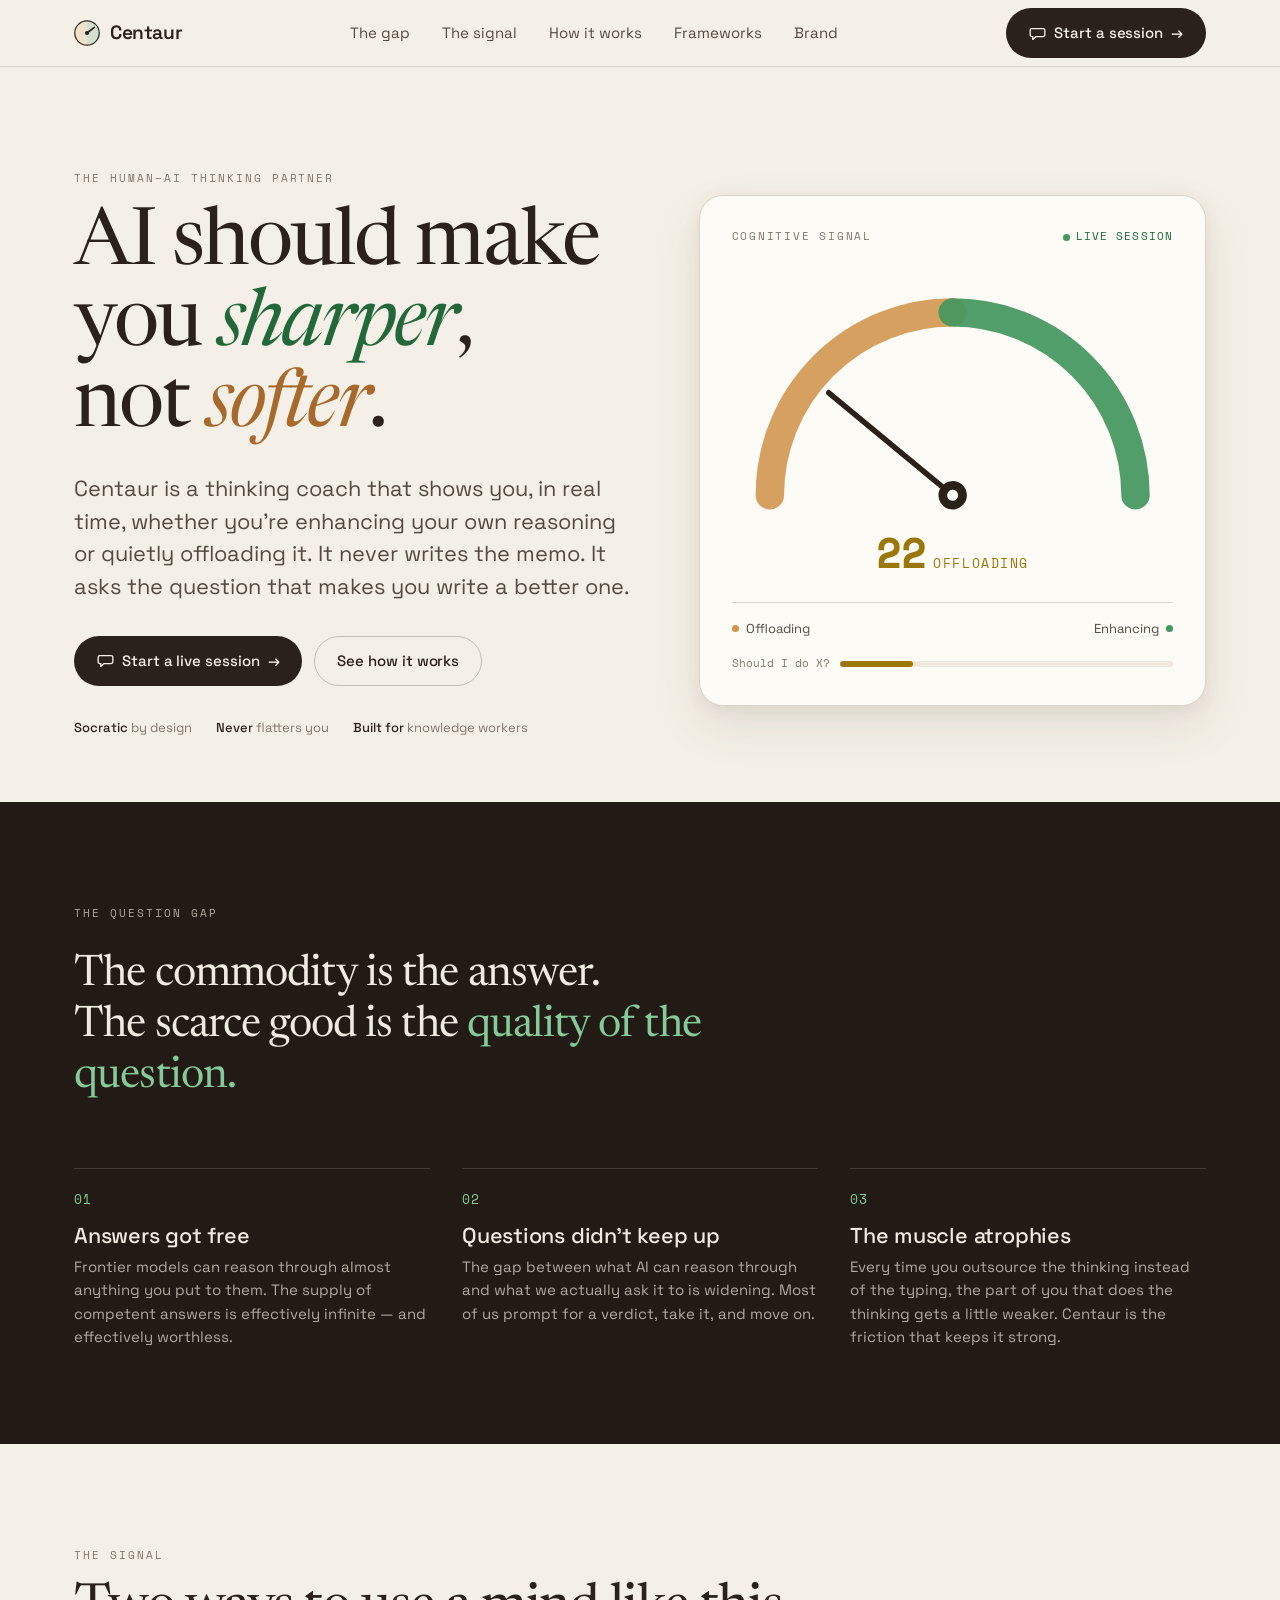
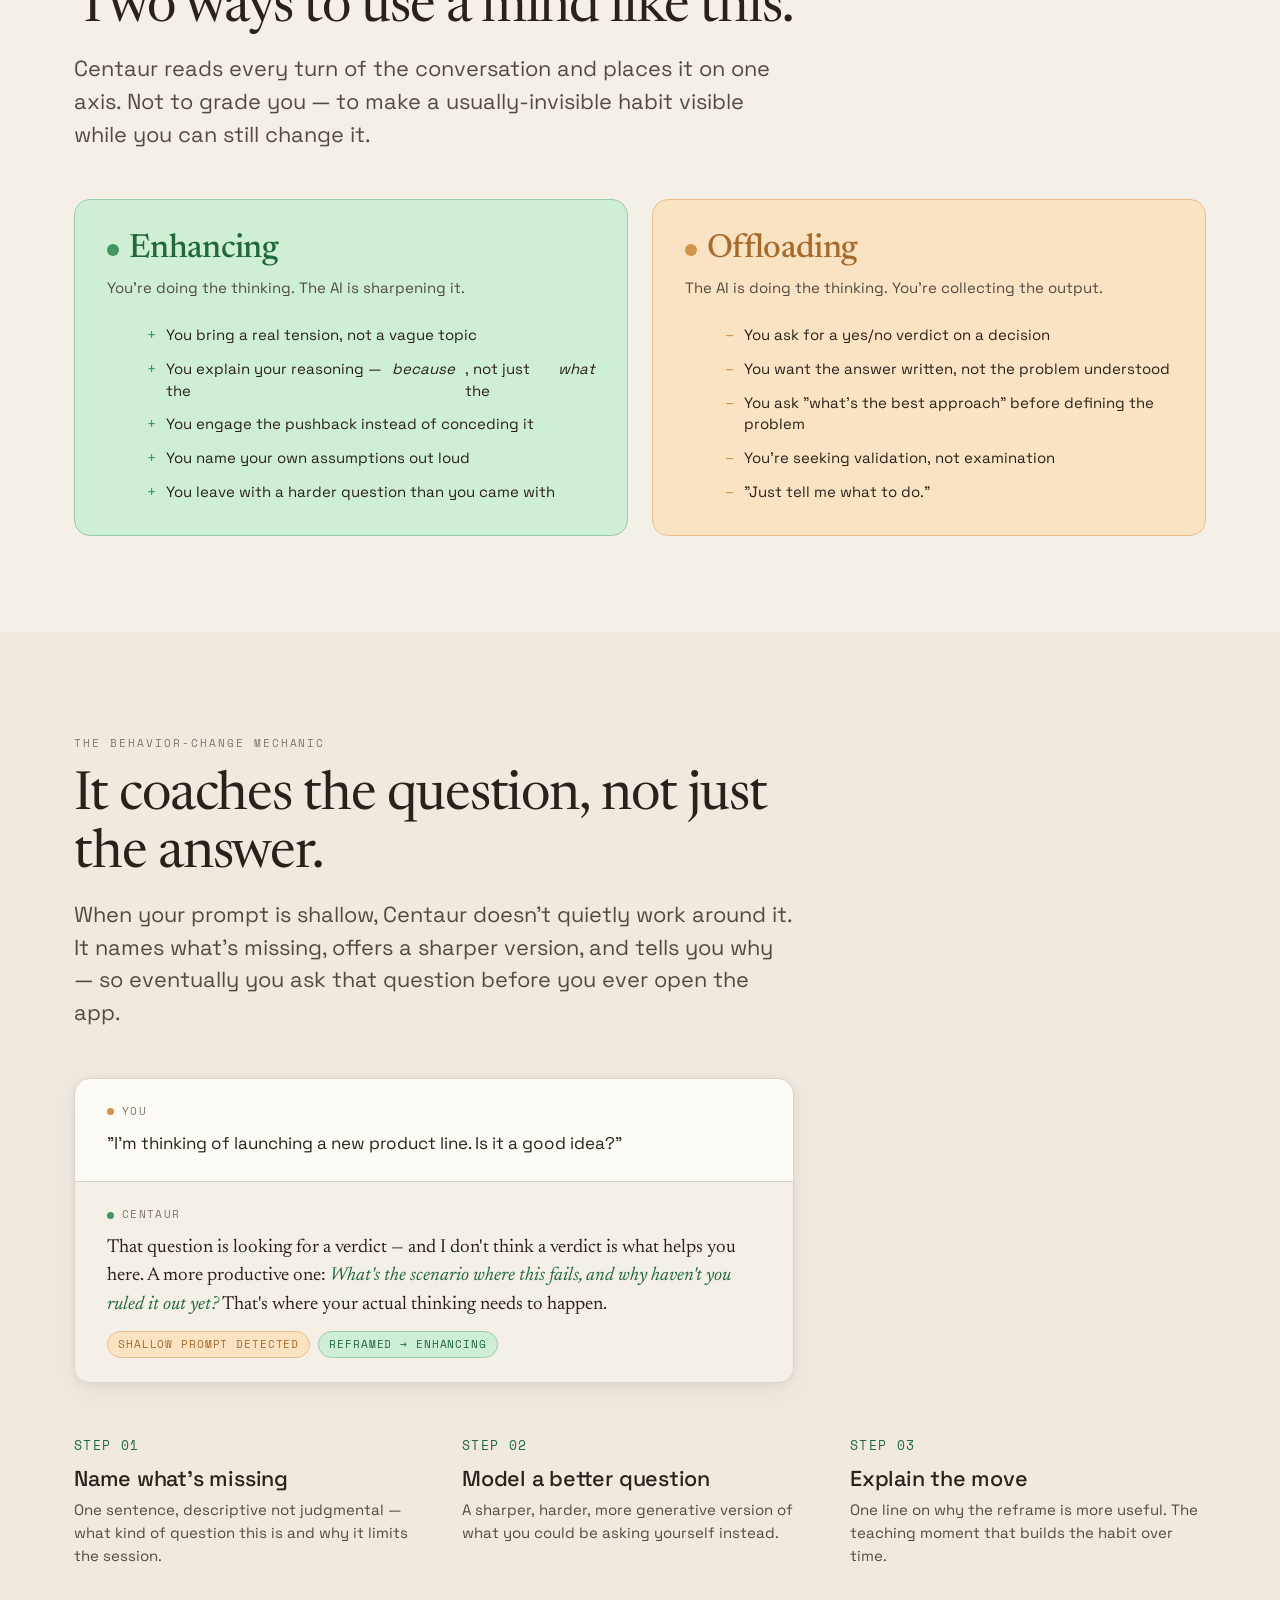
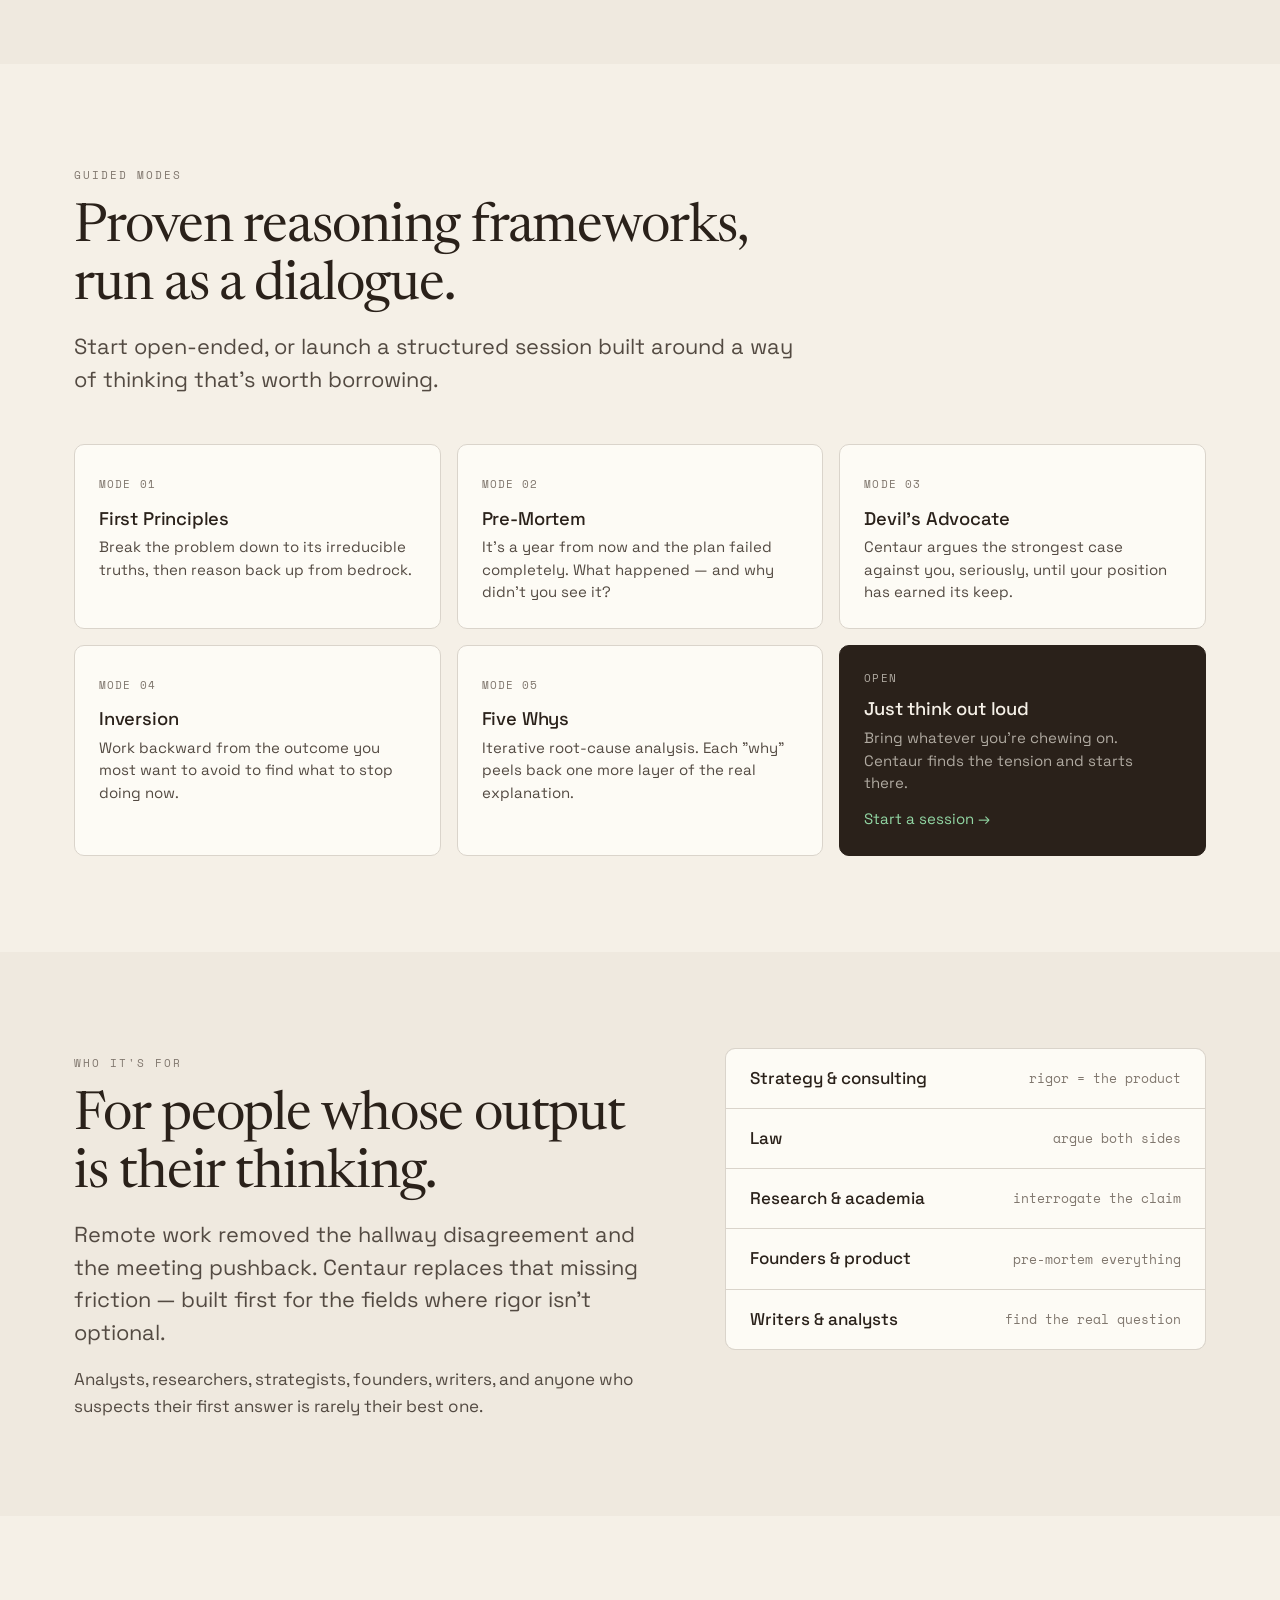
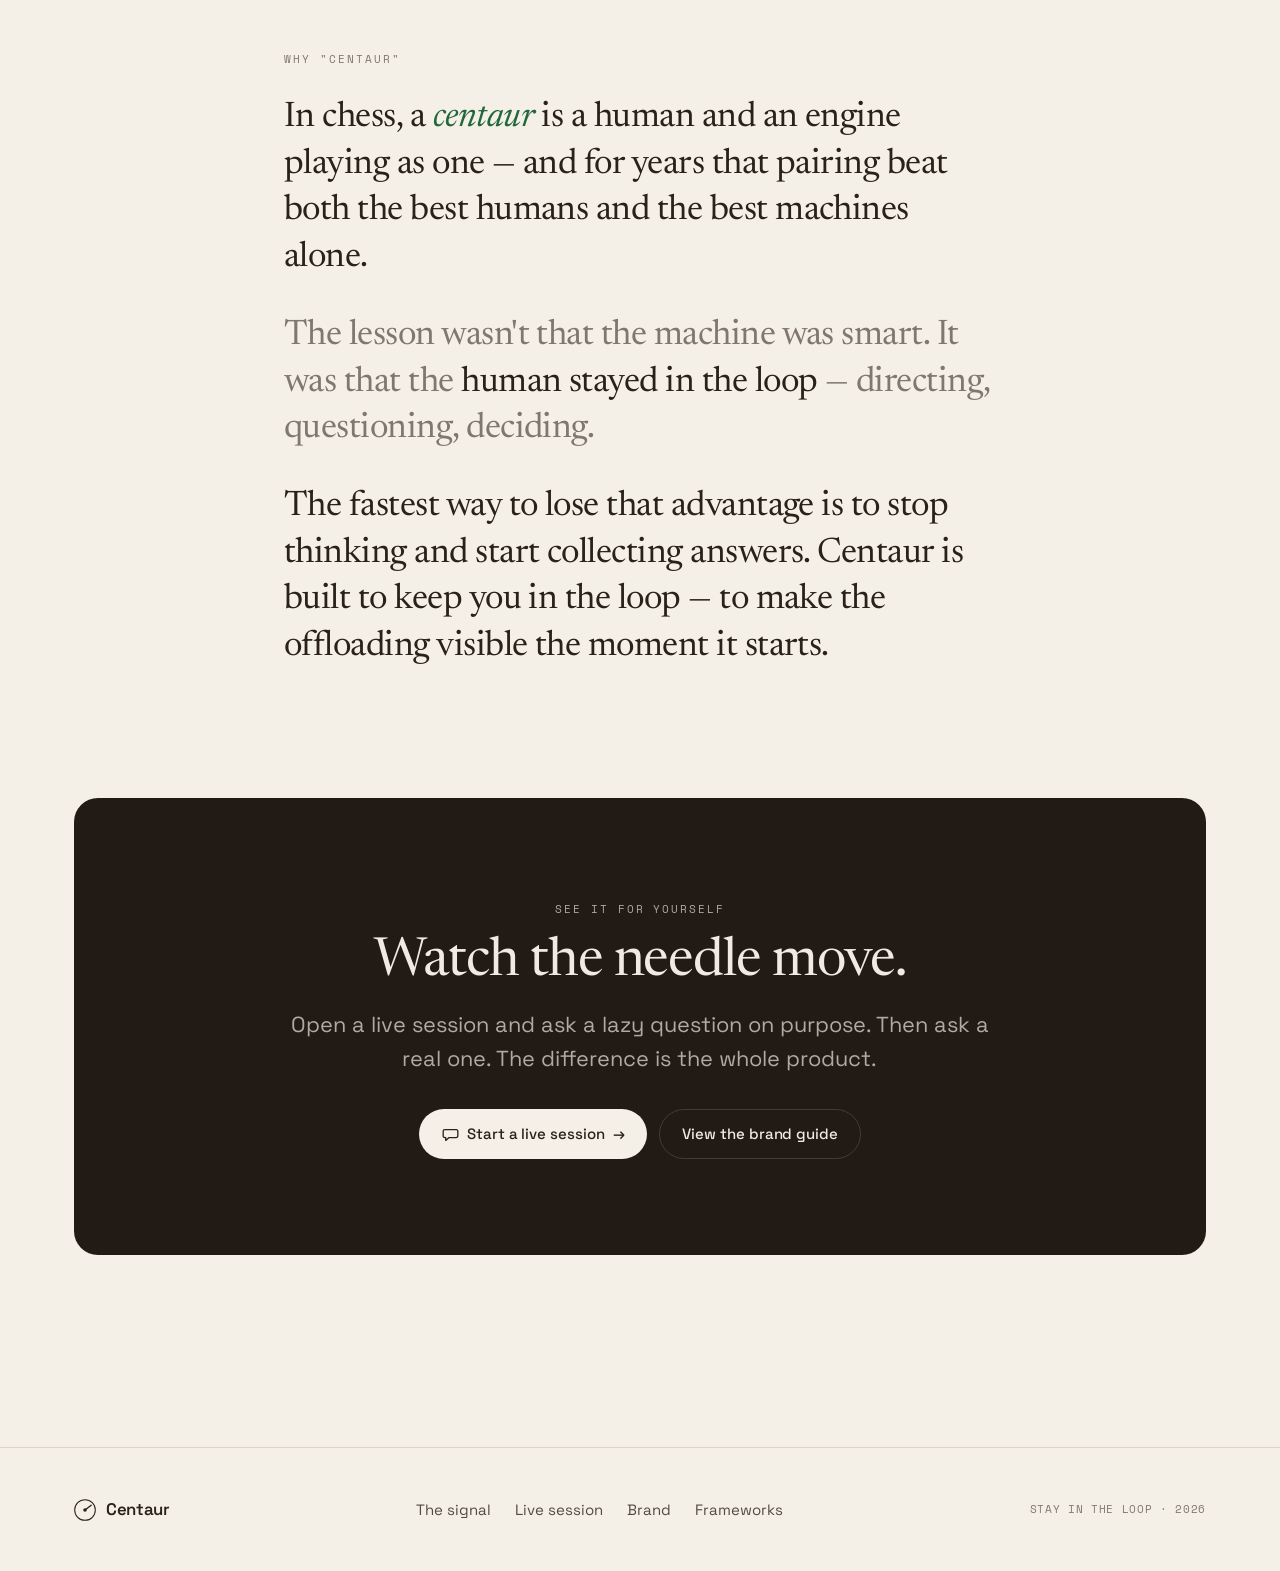
<file: index.html>
<!DOCTYPE html>
<html lang="en">
<head>
<meta charset="UTF-8" />
<meta name="viewport" content="width=device-width, initial-scale=1.0" />
<title>Centaur — Stay sharp while you use AI</title>
<link rel="stylesheet" href="styles/tokens.css" />
<style>
  /* ---------- NAV ---------- */
  .nav {
    position: sticky; top: 0; z-index: 50;
    background: oklch(0.957 0.013 80 / 0.82);
    backdrop-filter: blur(14px); -webkit-backdrop-filter: blur(14px);
    border-bottom: 1px solid var(--line);
  }
  .nav-inner { display: flex; align-items: center; justify-content: space-between; height: 66px; }
  .nav-links { display: flex; align-items: center; gap: var(--sp-6); }
  .nav-links a { font-size: var(--t-sm); color: var(--ink-soft); transition: color 0.15s; }
  .nav-links a:hover { color: var(--ink); }
  .nav-cta { display: flex; align-items: center; gap: var(--sp-3); }
  @media (max-width: 860px) { .nav-links { display: none; } }

  /* ---------- WORDMARK ---------- */
  .wordmark { display: inline-flex; align-items: center; gap: 10px; font-weight: 600; letter-spacing: -0.02em; font-size: 1.2rem; }
  .mark { width: 26px; height: 26px; flex: none; }

  /* ---------- HERO ---------- */
  .hero { padding: var(--sp-9) 0 var(--sp-8); position: relative; overflow: hidden; }
  .hero-grid { display: grid; grid-template-columns: 1.05fr 0.95fr; gap: var(--sp-8); align-items: center; }
  @media (max-width: 980px) { .hero-grid { grid-template-columns: 1fr; gap: var(--sp-7); } }
  .hero h1 {
    font-family: var(--serif); font-weight: 400; font-size: var(--t-display);
    line-height: 1.02; letter-spacing: -0.025em; margin-top: var(--sp-4);
  }
  .hero h1 em { font-style: italic; }
  .hero h1 .g { color: var(--enhance-deep); }
  .hero h1 .a { color: var(--offload-deep); }
  .hero-lead { font-size: var(--t-lead); color: var(--ink-soft); margin-top: var(--sp-5); max-width: 30em; line-height: 1.5; }
  .hero-cta { display: flex; gap: var(--sp-3); margin-top: var(--sp-6); flex-wrap: wrap; }
  .hero-meta { margin-top: var(--sp-6); display: flex; gap: var(--sp-5); flex-wrap: wrap; color: var(--taupe); font-size: var(--t-xs); }
  .hero-meta b { color: var(--ink); font-weight: 500; }

  /* ---------- INSTRUMENT (hero gauge) ---------- */
  .instrument {
    background: var(--paper); border: 1px solid var(--line);
    border-radius: var(--r-xl); box-shadow: var(--sh-3); padding: var(--sp-6);
    position: relative;
  }
  .inst-head { display: flex; align-items: center; justify-content: space-between; margin-bottom: var(--sp-4); }
  .inst-title { font-family: var(--mono); font-size: var(--t-micro); letter-spacing: 0.16em; text-transform: uppercase; color: var(--taupe); }
  .inst-live { display: inline-flex; align-items: center; gap: 6px; font-family: var(--mono); font-size: var(--t-micro); color: var(--enhance-deep); letter-spacing: 0.1em; }
  .inst-live .pulse { width: 7px; height: 7px; border-radius: 50%; background: var(--enhance); animation: pulse 1.8s var(--ease) infinite; }
  @keyframes pulse { 0%,100%{ opacity:1; transform: scale(1);} 50%{ opacity:0.4; transform: scale(0.8);} }
  .gauge-wrap { display: flex; flex-direction: column; align-items: center; }
  .gauge-read { display: flex; align-items: baseline; gap: 8px; margin-top: var(--sp-2); }
  .gauge-num { font-family: var(--mono); font-size: 2.6rem; font-weight: 700; letter-spacing: -0.03em; transition: color 0.4s; }
  .gauge-state { font-family: var(--mono); font-size: var(--t-xs); letter-spacing: 0.12em; text-transform: uppercase; transition: color 0.4s; }
  .gauge-foot { display: flex; justify-content: space-between; width: 100%; margin-top: var(--sp-4); padding-top: var(--sp-4); border-top: 1px solid var(--line); }
  .gauge-leg { display: flex; align-items: center; gap: 7px; font-size: var(--t-xs); color: var(--ink-soft); }

  /* feed of recent turns inside instrument */
  .feed { margin-top: var(--sp-4); display: flex; flex-direction: column; gap: 7px; }
  .feed-row { display: flex; align-items: center; gap: 10px; font-size: var(--t-xs); color: var(--ink-soft); }
  .feed-bar { height: 6px; border-radius: var(--r-pill); flex: 1; background: var(--bone-2); overflow: hidden; }
  .feed-fill { display: block; height: 100%; border-radius: var(--r-pill); }

  /* ---------- SECTION SHELL ---------- */
  section { padding: var(--sp-9) 0; }
  .sec-head { max-width: 720px; margin-bottom: var(--sp-7); }
  .sec-head h2 { font-family: var(--serif); font-weight: 400; font-size: var(--t-h1); letter-spacing: -0.02em; margin-top: var(--sp-3); }
  .sec-head p { font-size: var(--t-lead); color: var(--ink-soft); margin-top: var(--sp-4); line-height: 1.5; }

  /* ---------- QUESTION GAP (dark band) ---------- */
  .band-deep { background: var(--ink-deep); color: var(--on-deep); }
  .band-deep .eyebrow { color: var(--on-deep-soft); }
  .gap-quote { font-family: var(--serif); font-weight: 400; font-size: clamp(1.8rem, 3.4vw, 2.9rem); line-height: 1.18; letter-spacing: -0.02em; max-width: 16em; }
  .gap-quote .hl { color: oklch(0.78 0.10 152); }
  .gap-cols { display: grid; grid-template-columns: repeat(3, 1fr); gap: var(--sp-6); margin-top: var(--sp-8); }
  @media (max-width: 860px) { .gap-cols { grid-template-columns: 1fr; gap: var(--sp-6); } }
  .gap-col { border-top: 1px solid var(--line-deep); padding-top: var(--sp-4); }
  .gap-col .n { font-family: var(--mono); font-size: var(--t-xs); color: oklch(0.78 0.10 152); letter-spacing: 0.1em; }
  .gap-col h4 { margin: var(--sp-3) 0 var(--sp-2); font-size: var(--t-h3); font-weight: 500; }
  .gap-col p { color: var(--on-deep-soft); font-size: var(--t-sm); line-height: 1.55; }

  /* ---------- THE SIGNAL (two columns) ---------- */
  .signal-grid { display: grid; grid-template-columns: 1fr 1fr; gap: var(--sp-5); }
  @media (max-width: 800px) { .signal-grid { grid-template-columns: 1fr; } }
  .signal-card { border-radius: var(--r-lg); padding: var(--sp-6); border: 1px solid; position: relative; overflow: hidden; }
  .signal-card.enh { background: var(--enhance-soft); border-color: var(--enhance-line); }
  .signal-card.off { background: var(--offload-soft); border-color: var(--offload-line); }
  .signal-card h3 { font-size: var(--t-h2); font-weight: 500; font-family: var(--serif); letter-spacing: -0.02em; display: flex; align-items: center; gap: 10px; }
  .signal-card.enh h3 { color: var(--enhance-deep); }
  .signal-card.off h3 { color: var(--offload-deep); }
  .signal-card .sub { font-size: var(--t-sm); margin: var(--sp-2) 0 var(--sp-5); color: var(--ink-soft); }
  .signal-list { list-style: none; display: flex; flex-direction: column; gap: var(--sp-3); }
  .signal-list li { display: flex; gap: 10px; font-size: var(--t-sm); line-height: 1.45; }
  .signal-list .tick { font-family: var(--mono); flex: none; }
  .signal-card.enh .tick { color: var(--enhance); }
  .signal-card.off .tick { color: var(--offload); }

  /* ---------- HOW IT WORKS / reframe demo ---------- */
  .reframe { background: var(--paper); border: 1px solid var(--line); border-radius: var(--r-lg); box-shadow: var(--sh-2); overflow: hidden; max-width: 720px; }
  .rf-row { padding: var(--sp-5) var(--sp-6); border-bottom: 1px solid var(--line); }
  .rf-row:last-child { border-bottom: none; }
  .rf-who { display: flex; align-items: center; gap: 8px; margin-bottom: 10px; }
  .rf-who .name { font-family: var(--mono); font-size: var(--t-micro); letter-spacing: 0.12em; text-transform: uppercase; color: var(--taupe); }
  .rf-user .txt { font-size: var(--t-body); color: var(--ink); }
  .rf-coach { background: var(--bone); }
  .rf-coach .txt { font-family: var(--serif); font-size: 1.18rem; line-height: 1.5; color: var(--ink); }
  .rf-coach .txt em { color: var(--enhance-deep); font-style: italic; }
  .rf-move { margin-top: var(--sp-3); display: flex; gap: var(--sp-2); flex-wrap: wrap; }

  .steps { display: grid; grid-template-columns: repeat(3, 1fr); gap: var(--sp-6); margin-top: var(--sp-7); }
  @media (max-width: 800px) { .steps { grid-template-columns: 1fr; } }
  .step .n { font-family: var(--mono); font-size: var(--t-xs); color: var(--enhance-deep); letter-spacing: 0.1em; }
  .step h4 { margin: var(--sp-2) 0; font-size: var(--t-h3); font-weight: 500; }
  .step p { color: var(--ink-soft); font-size: var(--t-sm); line-height: 1.55; }

  /* ---------- FRAMEWORKS ---------- */
  .fw-grid { display: grid; grid-template-columns: repeat(3, 1fr); gap: var(--sp-4); }
  @media (max-width: 860px) { .fw-grid { grid-template-columns: 1fr 1fr; } }
  @media (max-width: 560px) { .fw-grid { grid-template-columns: 1fr; } }
  .fw {
    background: var(--paper); border: 1px solid var(--line); border-radius: var(--r-md);
    padding: var(--sp-5); transition: all 0.2s var(--ease);
  }
  .fw:hover { transform: translateY(-3px); box-shadow: var(--sh-2); border-color: var(--line-strong); }
  .fw .ix { font-family: var(--mono); font-size: var(--t-micro); color: var(--taupe); letter-spacing: 0.1em; }
  .fw h4 { margin: var(--sp-3) 0 var(--sp-2); font-size: 1.15rem; font-weight: 500; }
  .fw p { font-size: var(--t-sm); color: var(--ink-soft); line-height: 1.5; }

  /* ---------- WHO ---------- */
  .who-grid { display: grid; grid-template-columns: 1.1fr 0.9fr; gap: var(--sp-8); align-items: start; }
  @media (max-width: 860px) { .who-grid { grid-template-columns: 1fr; gap: var(--sp-6); } }
  .verticals { display: flex; flex-direction: column; gap: 1px; background: var(--line); border: 1px solid var(--line); border-radius: var(--r-md); overflow: hidden; }
  .vrow { background: var(--paper); padding: var(--sp-4) var(--sp-5); display: flex; justify-content: space-between; align-items: center; }
  .vrow .v { font-weight: 500; }
  .vrow .d { font-size: var(--t-xs); color: var(--taupe); font-family: var(--mono); }

  /* ---------- MANIFESTO / CLOSE ---------- */
  .manifesto { padding: var(--sp-10) 0; }
  .manifesto p { font-family: var(--serif); font-weight: 400; font-size: clamp(1.5rem, 2.8vw, 2.2rem); line-height: 1.32; letter-spacing: -0.015em; max-width: 22em; }
  .manifesto p + p { margin-top: var(--sp-6); }
  .manifesto .muted { color: var(--taupe); }
  .manifesto em { font-style: italic; color: var(--enhance-deep); }

  /* ---------- CTA + FOOTER ---------- */
  .cta { background: var(--ink-deep); color: var(--on-deep); border-radius: var(--r-xl); padding: var(--sp-9) var(--sp-7); text-align: center; }
  .cta h2 { font-family: var(--serif); font-weight: 400; font-size: var(--t-h1); letter-spacing: -0.02em; }
  .cta p { color: var(--on-deep-soft); margin: var(--sp-4) auto var(--sp-6); max-width: 34em; font-size: var(--t-lead); }
  .cta .btn-primary { background: var(--bone); color: var(--ink); }
  .cta .btn-primary:hover { background: oklch(0.78 0.10 152); color: var(--ink); }
  .cta .btn-ghost { color: var(--on-deep); border-color: var(--line-deep); }
  .cta .btn-ghost:hover { border-color: var(--on-deep); background: transparent; }

  footer { padding: var(--sp-7) 0; border-top: 1px solid var(--line); margin-top: var(--sp-9); }
  .foot-inner { display: flex; justify-content: space-between; align-items: center; flex-wrap: wrap; gap: var(--sp-4); }
  .foot-links { display: flex; gap: var(--sp-5); font-size: var(--t-sm); color: var(--ink-soft); }
  .foot-links a:hover { color: var(--ink); }
  .foot-fine { font-family: var(--mono); font-size: var(--t-micro); color: var(--taupe); letter-spacing: 0.06em; }

  .divider-label { display: flex; align-items: center; gap: var(--sp-4); color: var(--taupe); }
  .divider-label::after { content: ""; flex: 1; height: 1px; background: var(--line); }
</style>
</head>
<body>

<!-- ============ NAV ============ -->
<nav class="nav">
  <div class="wrap nav-inner">
    <a href="index.html" class="wordmark">
      <svg class="mark" viewBox="0 0 32 32" fill="none" aria-hidden="true">
        <circle cx="16" cy="16" r="15" stroke="var(--ink)" stroke-width="1.5"/>
        <path d="M16 1 A15 15 0 0 1 16 31 Z" fill="var(--enhance)" opacity="0.18"/>
        <path d="M16 1 A15 15 0 0 0 16 31 Z" fill="var(--offload)" opacity="0.16"/>
        <line x1="16" y1="16" x2="25" y2="9" stroke="var(--ink)" stroke-width="2" stroke-linecap="round"/>
        <circle cx="16" cy="16" r="2.6" fill="var(--ink)"/>
      </svg>
      Centaur
    </a>
    <div class="nav-links">
      <a href="#gap">The gap</a>
      <a href="#signal">The signal</a>
      <a href="#how">How it works</a>
      <a href="#frameworks">Frameworks</a>
      <a href="brand.html">Brand</a>
    </div>
    <div class="nav-cta">
      <a href="product.html" class="btn btn-primary"><svg class="btn-ico" viewBox="0 0 18 18" fill="none" aria-hidden="true"><path d="M3 3.75h12A1.75 1.75 0 0 1 16.75 5.5v5A1.75 1.75 0 0 1 15 12.25H7.5L4 15.25v-3H3A1.75 1.75 0 0 1 1.25 10.5v-5A1.75 1.75 0 0 1 3 3.75Z" stroke="currentColor" stroke-width="1.4" stroke-linejoin="round"/></svg>Start a session <span class="btn-arrow">→</span></a>
    </div>
  </div>
</nav>

<!-- ============ HERO ============ -->
<header class="hero">
  <div class="wrap hero-grid">
    <div>
      <span class="eyebrow">The human–AI thinking partner</span>
      <h1>AI should make you <em class="g">sharper</em>,<br>not <em class="a">softer</em>.</h1>
      <p class="hero-lead">Centaur is a thinking coach that shows you, in real time, whether you're enhancing your own reasoning or quietly offloading it. It never writes the memo. It asks the question that makes you write a better one.</p>
      <div class="hero-cta">
        <a href="product.html" class="btn btn-primary"><svg class="btn-ico" viewBox="0 0 18 18" fill="none" aria-hidden="true"><path d="M3 3.75h12A1.75 1.75 0 0 1 16.75 5.5v5A1.75 1.75 0 0 1 15 12.25H7.5L4 15.25v-3H3A1.75 1.75 0 0 1 1.25 10.5v-5A1.75 1.75 0 0 1 3 3.75Z" stroke="currentColor" stroke-width="1.4" stroke-linejoin="round"/></svg>Start a live session <span class="btn-arrow">→</span></a>
        <a href="#gap" class="btn btn-ghost">See how it works</a>
      </div>
      <div class="hero-meta">
        <span><b>Socratic</b> by design</span>
        <span><b>Never</b> flatters you</span>
        <span><b>Built for</b> knowledge workers</span>
      </div>
    </div>

    <!-- live instrument -->
    <div class="instrument" id="instrument">
      <div class="inst-head">
        <span class="inst-title">Cognitive Signal</span>
        <span class="inst-live"><span class="pulse"></span>LIVE SESSION</span>
      </div>
      <div class="gauge-wrap">
        <svg viewBox="0 0 280 158" width="100%" id="gauge" aria-hidden="true">
          <!-- track -->
          <path d="M 24 148 A 116 116 0 0 1 256 148" fill="none" stroke="var(--bone-2)" stroke-width="18" stroke-linecap="round"/>
          <!-- amber zone -->
          <path d="M 24 148 A 116 116 0 0 1 140 32" fill="none" stroke="var(--offload)" stroke-width="18" stroke-linecap="round" opacity="0.85"/>
          <!-- green zone -->
          <path d="M 140 32 A 116 116 0 0 1 256 148" fill="none" stroke="var(--enhance)" stroke-width="18" stroke-linecap="round" opacity="0.9"/>
          <!-- needle -->
          <g id="needle" style="transition: transform 0.7s var(--ease); transform-origin: 140px 148px;">
            <line x1="140" y1="148" x2="140" y2="46" stroke="var(--ink)" stroke-width="3.5" stroke-linecap="round"/>
            <circle cx="140" cy="148" r="9" fill="var(--ink)"/>
            <circle cx="140" cy="148" r="3.5" fill="var(--paper)"/>
          </g>
        </svg>
        <div class="gauge-read">
          <span class="gauge-num" id="gNum">—</span>
          <span class="gauge-state" id="gState">CALIBRATING</span>
        </div>
        <div class="gauge-foot">
          <span class="gauge-leg"><span class="dot dot-offload"></span> Offloading</span>
          <span class="gauge-leg">Enhancing <span class="dot dot-enhance"></span></span>
        </div>
      </div>
      <div class="feed" id="feed"></div>
    </div>
  </div>
</header>

<!-- ============ THE GAP (dark) ============ -->
<section id="gap" class="band-deep">
  <div class="wrap">
    <span class="eyebrow">The question gap</span>
    <p class="gap-quote" style="margin-top: var(--sp-5)">The commodity is the answer. <br>The scarce good is the <span class="hl">quality of the question.</span></p>
    <div class="gap-cols">
      <div class="gap-col">
        <span class="n">01</span>
        <h4>Answers got free</h4>
        <p>Frontier models can reason through almost anything you put to them. The supply of competent answers is effectively infinite — and effectively worthless.</p>
      </div>
      <div class="gap-col">
        <span class="n">02</span>
        <h4>Questions didn't keep up</h4>
        <p>The gap between what AI can reason through and what we actually ask it to is widening. Most of us prompt for a verdict, take it, and move on.</p>
      </div>
      <div class="gap-col">
        <span class="n">03</span>
        <h4>The muscle atrophies</h4>
        <p>Every time you outsource the thinking instead of the typing, the part of you that does the thinking gets a little weaker. Centaur is the friction that keeps it strong.</p>
      </div>
    </div>
  </div>
</section>

<!-- ============ THE SIGNAL ============ -->
<section id="signal">
  <div class="wrap">
    <div class="sec-head">
      <span class="eyebrow">The signal</span>
      <h2>Two ways to use a mind like this.</h2>
      <p>Centaur reads every turn of the conversation and places it on one axis. Not to grade you — to make a usually-invisible habit visible while you can still change it.</p>
    </div>
    <div class="signal-grid">
      <div class="signal-card enh">
        <h3><span class="dot dot-enhance" style="width:12px;height:12px"></span> Enhancing</h3>
        <p class="sub">You're doing the thinking. The AI is sharpening it.</p>
        <ul class="signal-list">
          <li><span class="tick">+</span> You bring a real tension, not a vague topic</li>
          <li><span class="tick">+</span> You explain your reasoning — the <em>because</em>, not just the <em>what</em></li>
          <li><span class="tick">+</span> You engage the pushback instead of conceding it</li>
          <li><span class="tick">+</span> You name your own assumptions out loud</li>
          <li><span class="tick">+</span> You leave with a harder question than you came with</li>
        </ul>
      </div>
      <div class="signal-card off">
        <h3><span class="dot dot-offload" style="width:12px;height:12px"></span> Offloading</h3>
        <p class="sub">The AI is doing the thinking. You're collecting the output.</p>
        <ul class="signal-list">
          <li><span class="tick">–</span> You ask for a yes/no verdict on a decision</li>
          <li><span class="tick">–</span> You want the answer written, not the problem understood</li>
          <li><span class="tick">–</span> You ask "what's the best approach" before defining the problem</li>
          <li><span class="tick">–</span> You're seeking validation, not examination</li>
          <li><span class="tick">–</span> "Just tell me what to do."</li>
        </ul>
      </div>
    </div>
  </div>
</section>

<!-- ============ HOW IT WORKS ============ -->
<section id="how" style="background: var(--bone-2);">
  <div class="wrap">
    <div class="sec-head">
      <span class="eyebrow">The behavior-change mechanic</span>
      <h2>It coaches the question, not just the answer.</h2>
      <p>When your prompt is shallow, Centaur doesn't quietly work around it. It names what's missing, offers a sharper version, and tells you why — so eventually you ask that question before you ever open the app.</p>
    </div>

    <div class="reframe">
      <div class="rf-row rf-user">
        <div class="rf-who"><span class="dot dot-offload"></span><span class="name">You</span></div>
        <div class="txt">"I'm thinking of launching a new product line. Is it a good idea?"</div>
      </div>
      <div class="rf-row rf-coach">
        <div class="rf-who"><span class="dot dot-enhance"></span><span class="name">Centaur</span></div>
        <div class="txt">That question is looking for a verdict — and I don't think a verdict is what helps you here. A more productive one: <em>What's the scenario where this fails, and why haven't you ruled it out yet?</em> That's where your actual thinking needs to happen.</div>
        <div class="rf-move">
          <span class="chip chip-offload">Shallow prompt detected</span>
          <span class="chip chip-enhance">Reframed → enhancing</span>
        </div>
      </div>
    </div>

    <div class="steps">
      <div class="step">
        <span class="n">STEP 01</span>
        <h4>Name what's missing</h4>
        <p>One sentence, descriptive not judgmental — what kind of question this is and why it limits the session.</p>
      </div>
      <div class="step">
        <span class="n">STEP 02</span>
        <h4>Model a better question</h4>
        <p>A sharper, harder, more generative version of what you could be asking yourself instead.</p>
      </div>
      <div class="step">
        <span class="n">STEP 03</span>
        <h4>Explain the move</h4>
        <p>One line on why the reframe is more useful. The teaching moment that builds the habit over time.</p>
      </div>
    </div>
  </div>
</section>

<!-- ============ FRAMEWORKS ============ -->
<section id="frameworks">
  <div class="wrap">
    <div class="sec-head">
      <span class="eyebrow">Guided modes</span>
      <h2>Proven reasoning frameworks, run as a dialogue.</h2>
      <p>Start open-ended, or launch a structured session built around a way of thinking that's worth borrowing.</p>
    </div>
    <div class="fw-grid">
      <div class="fw"><span class="ix">MODE 01</span><h4>First Principles</h4><p>Break the problem down to its irreducible truths, then reason back up from bedrock.</p></div>
      <div class="fw"><span class="ix">MODE 02</span><h4>Pre-Mortem</h4><p>It's a year from now and the plan failed completely. What happened — and why didn't you see it?</p></div>
      <div class="fw"><span class="ix">MODE 03</span><h4>Devil's Advocate</h4><p>Centaur argues the strongest case against you, seriously, until your position has earned its keep.</p></div>
      <div class="fw"><span class="ix">MODE 04</span><h4>Inversion</h4><p>Work backward from the outcome you most want to avoid to find what to stop doing now.</p></div>
      <div class="fw"><span class="ix">MODE 05</span><h4>Five Whys</h4><p>Iterative root-cause analysis. Each "why" peels back one more layer of the real explanation.</p></div>
      <div class="fw" style="background:var(--ink); color:var(--bone); border-color:var(--ink); display:flex; flex-direction:column; justify-content:space-between;">
        <span class="ix" style="color:var(--on-deep-soft)">OPEN</span>
        <div>
          <h4 style="color:var(--bone)">Just think out loud</h4>
          <p style="color:var(--on-deep-soft)">Bring whatever you're chewing on. Centaur finds the tension and starts there.</p>
        </div>
        <a href="product.html" style="color:oklch(0.82 0.10 152); font-size:var(--t-sm); margin-top:var(--sp-3); display:inline-flex; gap:6px;">Start a session →</a>
      </div>
    </div>
  </div>
</section>

<!-- ============ WHO IT'S FOR ============ -->
<section id="who" style="background: var(--bone-2);">
  <div class="wrap who-grid">
    <div>
      <span class="eyebrow">Who it's for</span>
      <h2 class="serif" style="font-weight:400; font-size:var(--t-h1); letter-spacing:-0.02em; margin-top:var(--sp-3);">For people whose output is their thinking.</h2>
      <p style="font-size:var(--t-lead); color:var(--ink-soft); margin-top:var(--sp-4); line-height:1.5;">Remote work removed the hallway disagreement and the meeting pushback. Centaur replaces that missing friction — built first for the fields where rigor isn't optional.</p>
      <p style="color:var(--ink-soft); margin-top:var(--sp-4); max-width:34em;">Analysts, researchers, strategists, founders, writers, and anyone who suspects their first answer is rarely their best one.</p>
    </div>
    <div class="verticals">
      <div class="vrow"><span class="v">Strategy &amp; consulting</span><span class="d">rigor = the product</span></div>
      <div class="vrow"><span class="v">Law</span><span class="d">argue both sides</span></div>
      <div class="vrow"><span class="v">Research &amp; academia</span><span class="d">interrogate the claim</span></div>
      <div class="vrow"><span class="v">Founders &amp; product</span><span class="d">pre-mortem everything</span></div>
      <div class="vrow"><span class="v">Writers &amp; analysts</span><span class="d">find the real question</span></div>
    </div>
  </div>
</section>

<!-- ============ MANIFESTO ============ -->
<section class="manifesto">
  <div class="wrap-narrow">
    <span class="eyebrow">Why "Centaur"</span>
    <p style="margin-top:var(--sp-5)">In chess, a <em>centaur</em> is a human and an engine playing as one — and for years that pairing beat both the best humans and the best machines alone.</p>
    <p class="muted">The lesson wasn't that the machine was smart. It was that the <span style="color:var(--ink)">human stayed in the loop</span> — directing, questioning, deciding.</p>
    <p>The fastest way to lose that advantage is to stop thinking and start collecting answers. Centaur is built to keep you in the loop — to make the offloading visible the moment it starts.</p>
  </div>
</section>

<!-- ============ CTA ============ -->
<section style="padding-top:0;">
  <div class="wrap">
    <div class="cta">
      <span class="eyebrow" style="color:var(--on-deep-soft)">See it for yourself</span>
      <h2 style="margin-top:var(--sp-3)">Watch the needle move.</h2>
      <p>Open a live session and ask a lazy question on purpose. Then ask a real one. The difference is the whole product.</p>
      <div style="display:flex; gap:var(--sp-3); justify-content:center; flex-wrap:wrap;">
        <a href="product.html" class="btn btn-primary"><svg class="btn-ico" viewBox="0 0 18 18" fill="none" aria-hidden="true"><path d="M3 3.75h12A1.75 1.75 0 0 1 16.75 5.5v5A1.75 1.75 0 0 1 15 12.25H7.5L4 15.25v-3H3A1.75 1.75 0 0 1 1.25 10.5v-5A1.75 1.75 0 0 1 3 3.75Z" stroke="currentColor" stroke-width="1.4" stroke-linejoin="round"/></svg>Start a live session <span class="btn-arrow">→</span></a>
        <a href="brand.html" class="btn btn-ghost">View the brand guide</a>
      </div>
    </div>
  </div>
</section>

<!-- ============ FOOTER ============ -->
<footer>
  <div class="wrap foot-inner">
    <a href="index.html" class="wordmark" style="font-size:1.05rem;">
      <svg class="mark" viewBox="0 0 32 32" fill="none" style="width:22px;height:22px" aria-hidden="true">
        <circle cx="16" cy="16" r="15" stroke="var(--ink)" stroke-width="1.5"/>
        <line x1="16" y1="16" x2="25" y2="9" stroke="var(--ink)" stroke-width="2" stroke-linecap="round"/>
        <circle cx="16" cy="16" r="2.6" fill="var(--ink)"/>
      </svg>
      Centaur
    </a>
    <div class="foot-links">
      <a href="#signal">The signal</a>
      <a href="product.html">Live session</a>
      <a href="brand.html">Brand</a>
      <a href="#frameworks">Frameworks</a>
    </div>
    <span class="foot-fine">STAY IN THE LOOP · 2026</span>
  </div>
</footer>

<script>
  // ---- Hero instrument: animated demonstration of a session signal ----
  (function () {
    const needle = document.getElementById('needle');
    const gNum = document.getElementById('gNum');
    const gState = document.getElementById('gState');
    const feed = document.getElementById('feed');

    // a scripted session arc: starts offloading, gets coached, climbs to enhancing
    const turns = [
      { label: 'Should I do X?', v: 22 },
      { label: 'reframed →', v: 48 },
      { label: 'here\'s my reasoning…', v: 67 },
      { label: 'engaged the pushback', v: 81 },
      { label: 'named the assumption', v: 90 },
    ];

    function colorFor(v) {
      // interpolate amber→green via hue in oklch
      const t = v / 100;
      const hue = 68 + (152 - 68) * t;
      const l = 0.58 + 0.04 * t;
      return `oklch(${l} 0.118 ${hue})`;
    }
    function stateFor(v) {
      if (v < 38) return 'OFFLOADING';
      if (v < 62) return 'MIXED';
      return 'ENHANCING';
    }

    function setGauge(v) {
      const angle = -90 + (v / 100) * 180; // -90 (left) .. +90 (right)
      needle.style.transform = `rotate(${angle}deg)`;
      gNum.textContent = Math.round(v);
      const c = colorFor(v);
      gNum.style.color = c;
      gState.textContent = stateFor(v);
      gState.style.color = c;
    }

    function renderFeed(uptoIdx) {
      feed.innerHTML = '';
      turns.slice(0, uptoIdx + 1).forEach((t) => {
        const row = document.createElement('div');
        row.className = 'feed-row';
        row.innerHTML = `<span style="font-family:var(--mono);font-size:11px;width:14ch;flex:none;color:var(--taupe)">${t.label}</span>
          <span class="feed-bar"><span class="feed-fill" style="width:${t.v}%;background:${colorFor(t.v)}"></span></span>`;
        feed.appendChild(row);
      });
    }

    let i = -1;
    function loop() {
      i = (i + 1) % (turns.length + 1);
      if (i === turns.length) {
        // brief hold on full session, then restart from offload
        setGauge(turns[turns.length - 1].v);
        renderFeed(turns.length - 1);
        setTimeout(loop, 2600);
        return;
      }
      setGauge(turns[i].v);
      renderFeed(i);
      setTimeout(loop, i === 0 ? 1500 : 1700);
    }
    setGauge(50);
    setTimeout(loop, 700);
  })();
</script>

<template id="__bundler_thumbnail">
  <svg viewBox="0 0 100 100" xmlns="http://www.w3.org/2000/svg">
    <rect width="100" height="100" fill="#F4EFE3"/>
    <path d="M 22 70 A 28 28 0 0 1 50 42" fill="none" stroke="#C99A4E" stroke-width="6" stroke-linecap="round"/>
    <path d="M 50 42 A 28 28 0 0 1 78 70" fill="none" stroke="#4E8B5E" stroke-width="6" stroke-linecap="round"/>
    <line x1="50" y1="70" x2="64" y2="52" stroke="#2A2520" stroke-width="3.5" stroke-linecap="round"/>
    <circle cx="50" cy="70" r="4.5" fill="#2A2520"/>
  </svg>
</template>

</body>
</html>
</file>
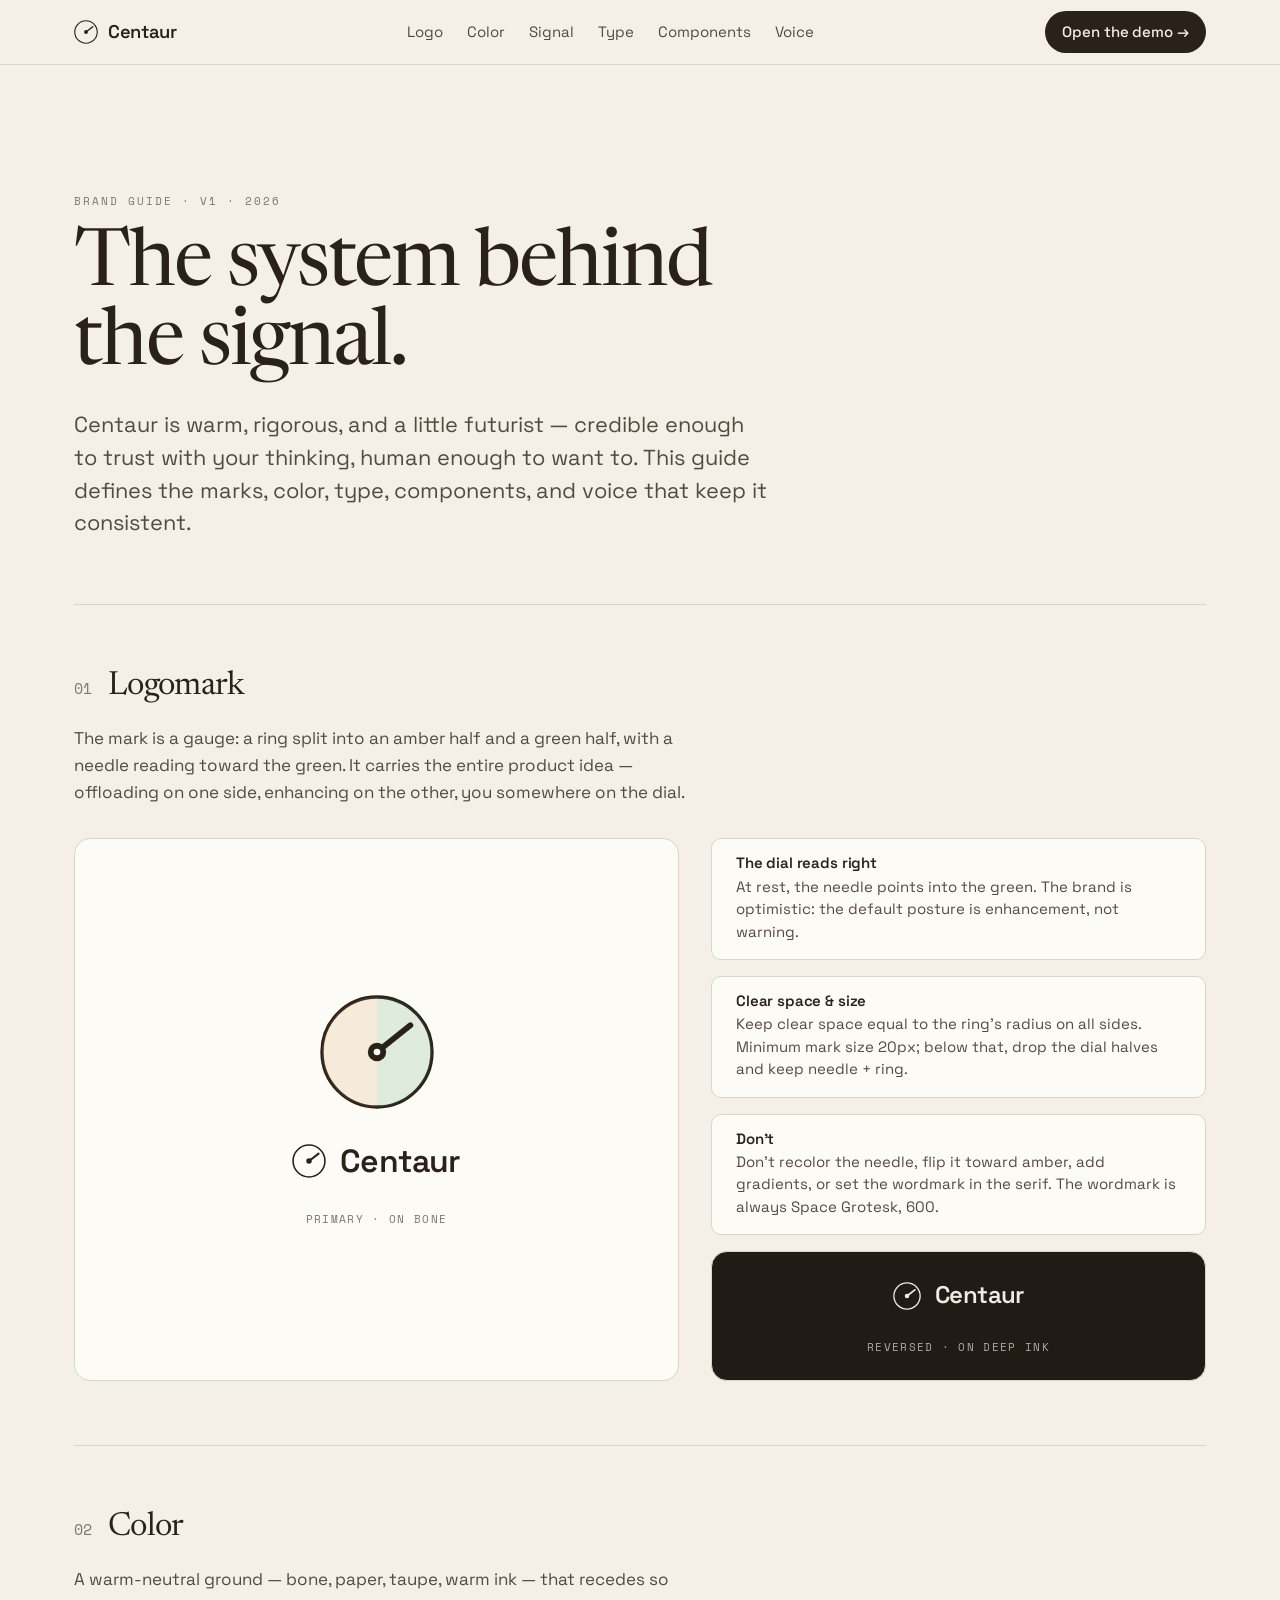
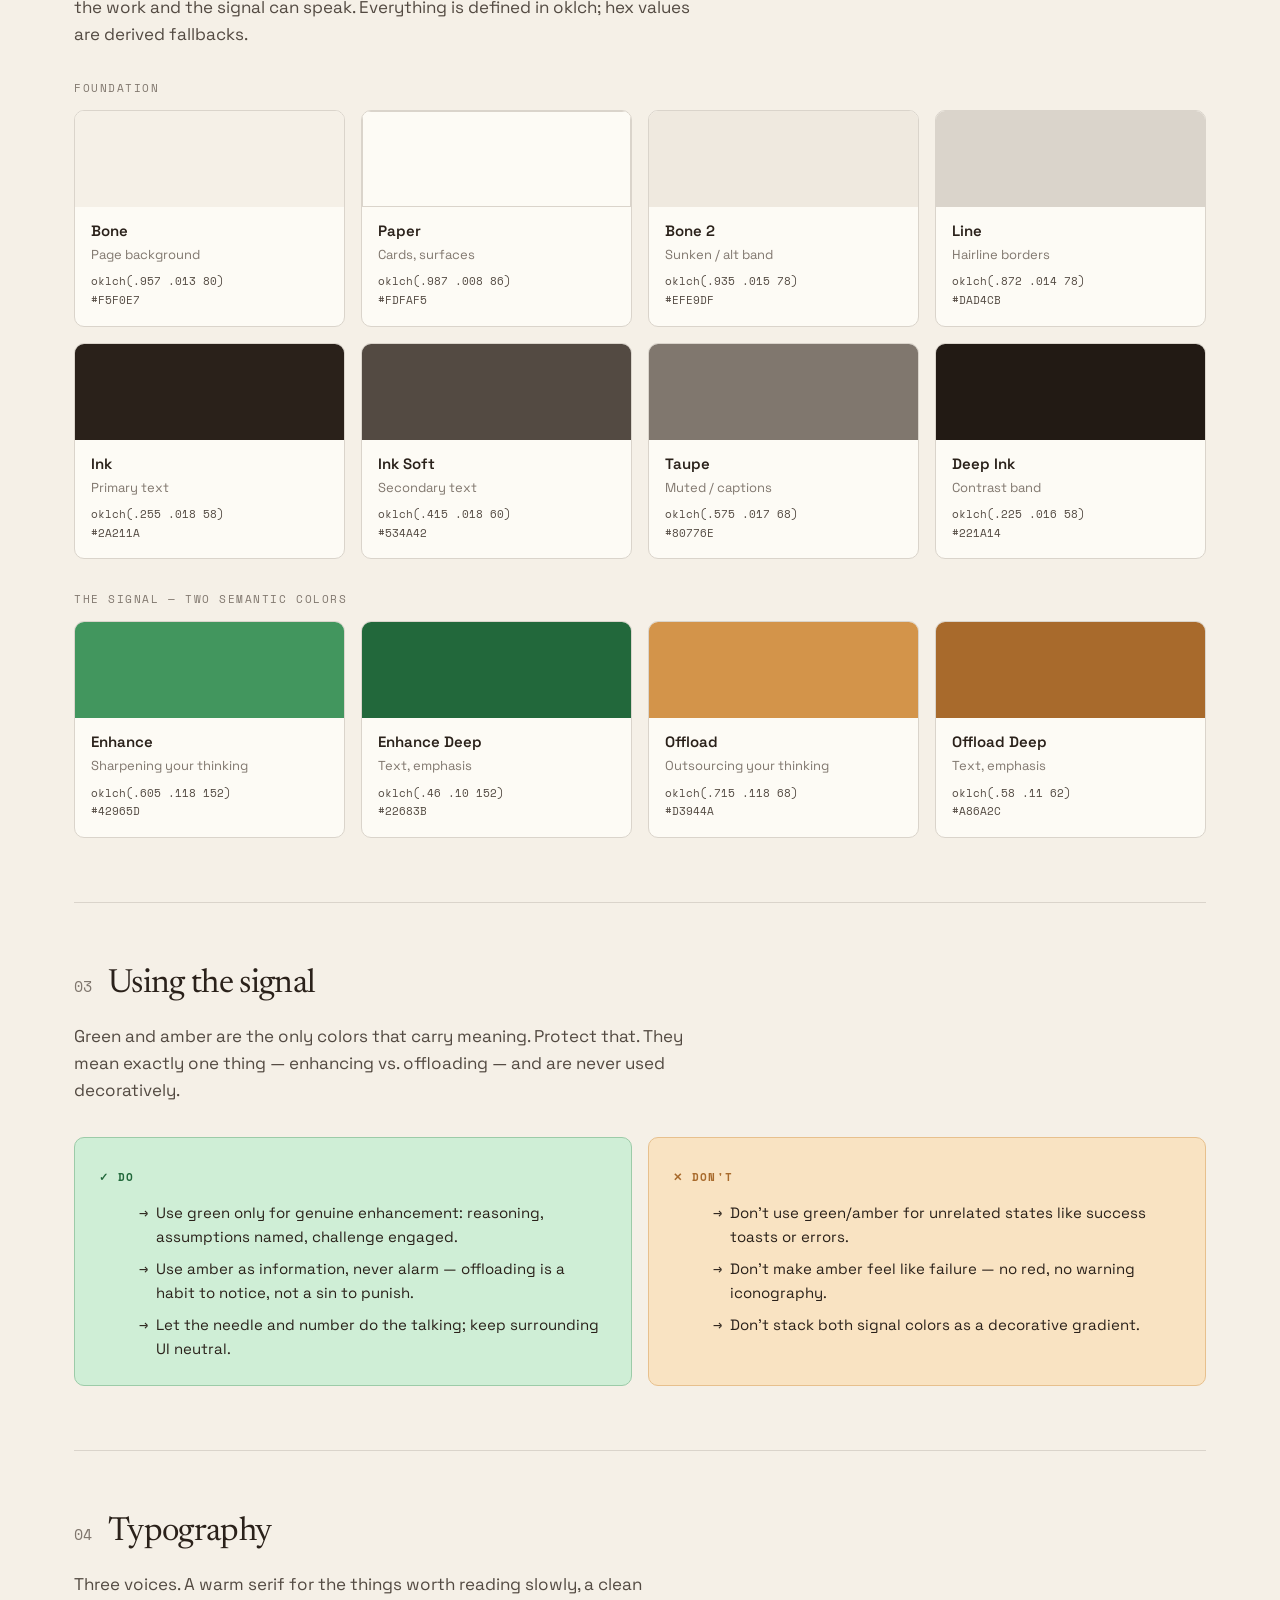
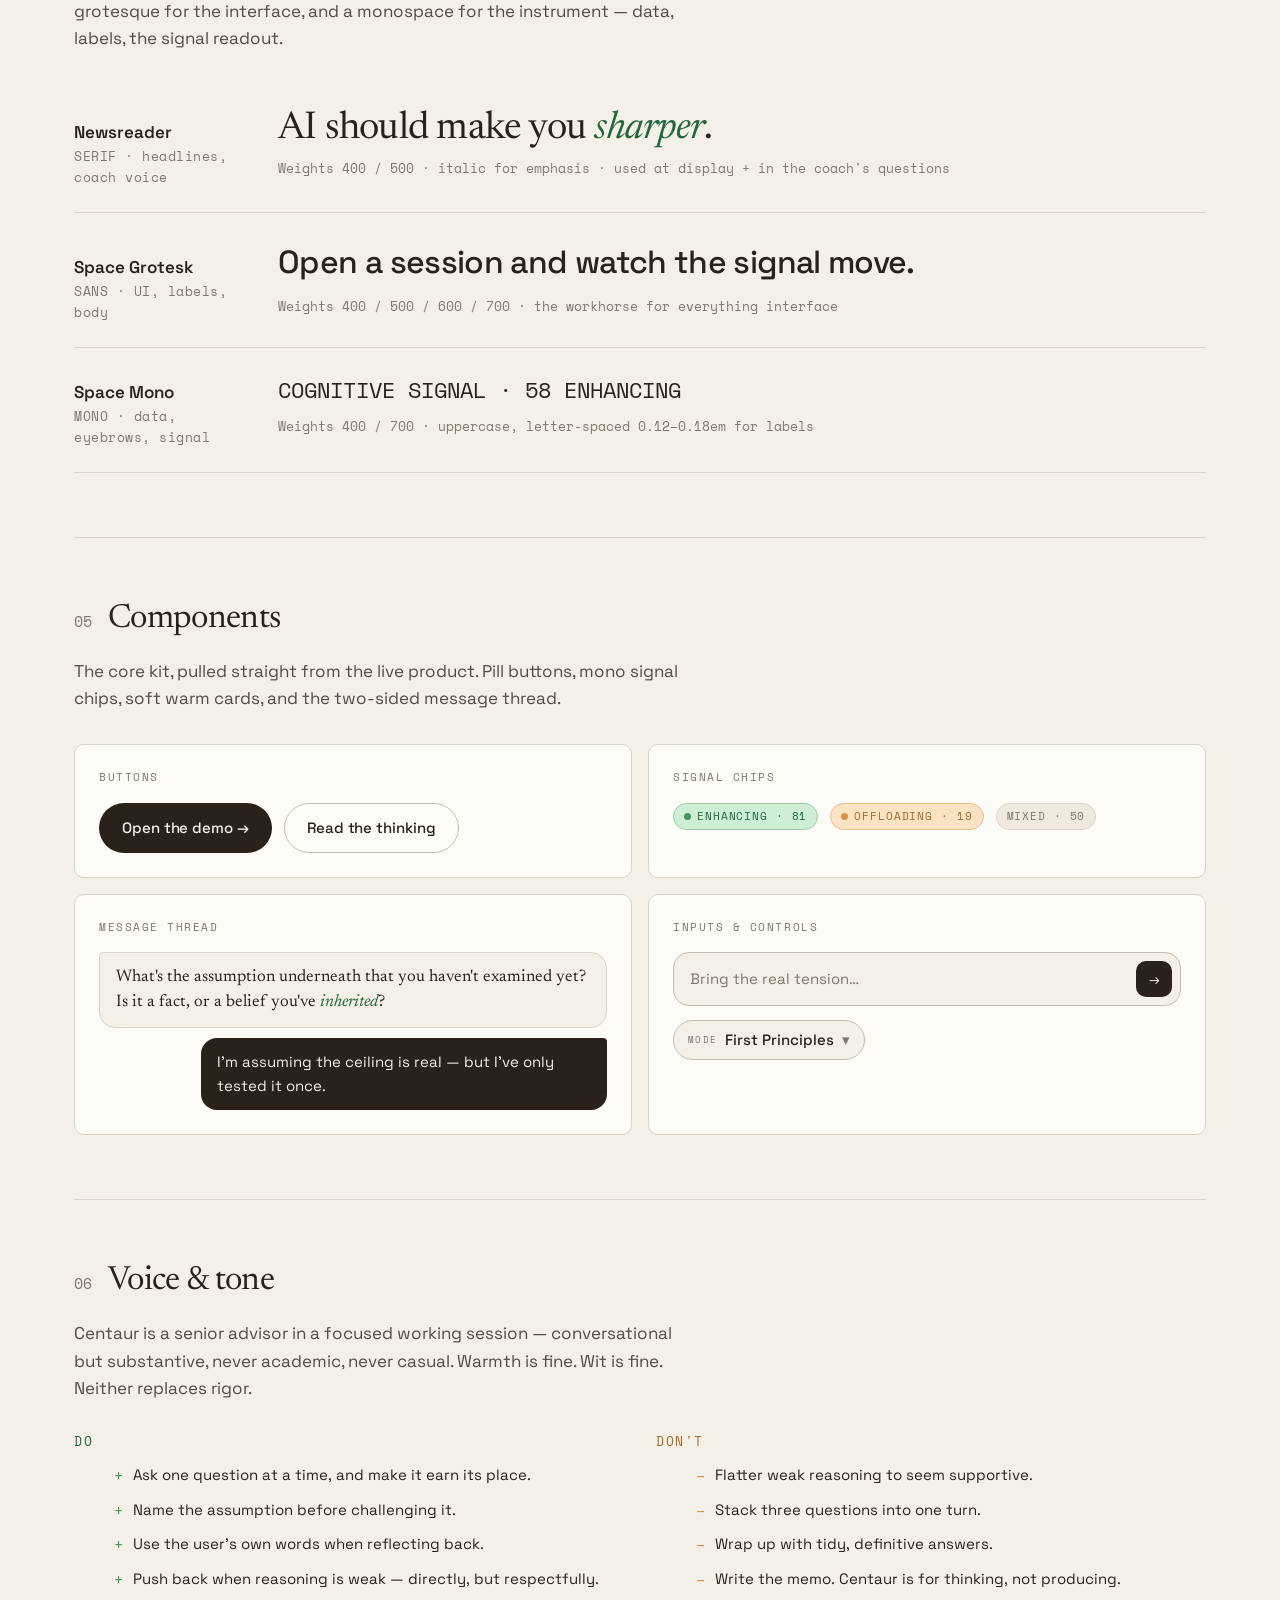
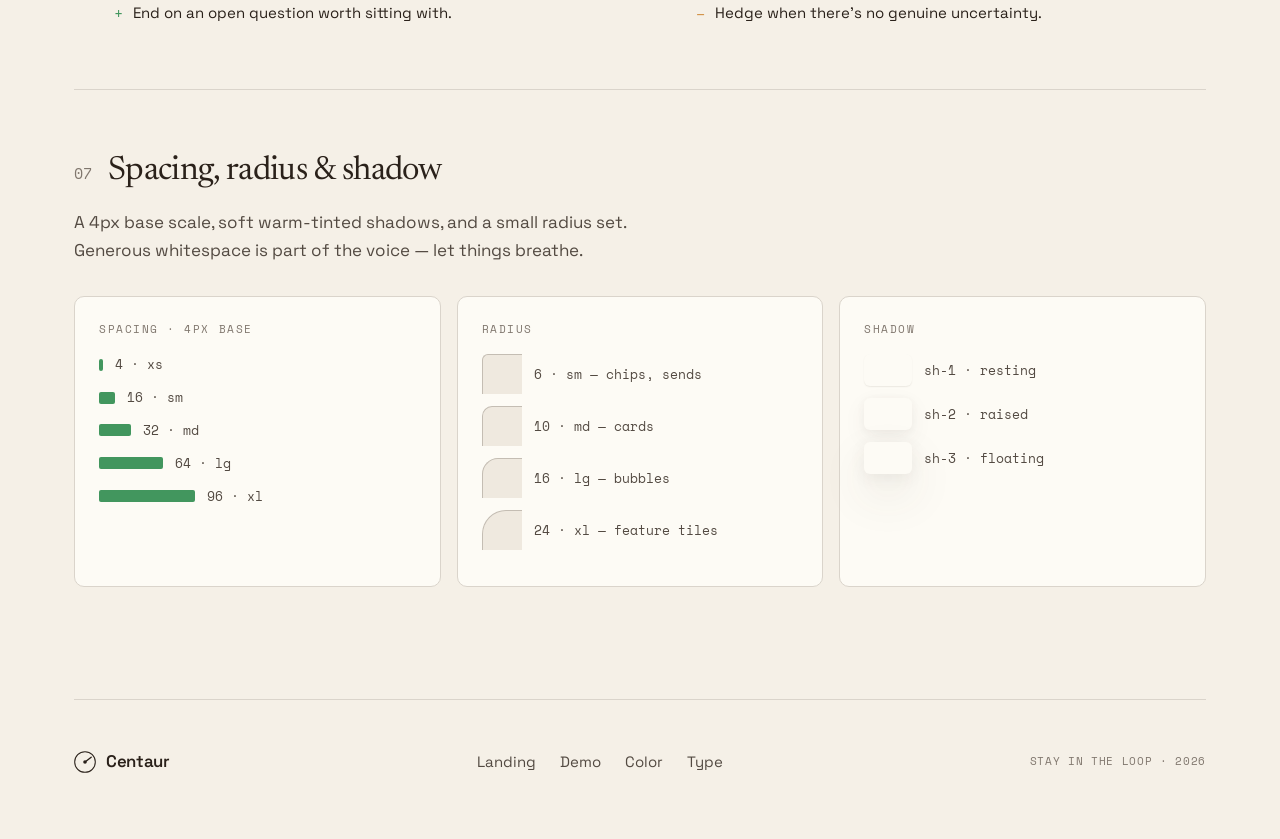
<file: brand.html>
<!DOCTYPE html>
<html lang="en">
<head>
<meta charset="UTF-8" />
<meta name="viewport" content="width=device-width, initial-scale=1.0" />
<title>Centaur — Brand Guide</title>
<link rel="stylesheet" href="styles/tokens.css" />
<style>
  .bnav { position: sticky; top: 0; z-index: 50; background: oklch(0.957 0.013 80 / 0.85); backdrop-filter: blur(14px); -webkit-backdrop-filter: blur(14px); border-bottom: 1px solid var(--line); }
  .bnav-inner { display: flex; align-items: center; justify-content: space-between; height: 64px; }
  .wordmark { display: inline-flex; align-items: center; gap: 10px; font-weight: 600; letter-spacing: -0.02em; font-size: 1.15rem; }
  .bnav-links { display: flex; gap: var(--sp-5); font-size: var(--t-sm); color: var(--ink-soft); }
  .bnav-links a:hover { color: var(--ink); }
  @media (max-width: 760px){ .bnav-links { display: none; } }

  /* cover */
  .cover { padding: var(--sp-10) 0 var(--sp-8); }
  .cover .eyebrow { display: block; margin-bottom: var(--sp-4); }
  .cover h1 { font-family: var(--serif); font-weight: 400; font-size: var(--t-display); letter-spacing: -0.025em; line-height: 1.0; }
  .cover p { font-size: var(--t-lead); color: var(--ink-soft); max-width: 32em; margin-top: var(--sp-5); line-height: 1.5; }

  /* section scaffold */
  .bsec { padding: var(--sp-8) 0; border-top: 1px solid var(--line); }
  .bsec-head { display: flex; align-items: baseline; gap: var(--sp-4); margin-bottom: var(--sp-6); }
  .bsec-num { font-family: var(--mono); font-size: var(--t-sm); color: var(--taupe); }
  .bsec h2 { font-family: var(--serif); font-weight: 400; font-size: var(--t-h2); letter-spacing: -0.02em; }
  .bsec-lead { color: var(--ink-soft); max-width: 56ch; margin-bottom: var(--sp-6); margin-top: calc(-1 * var(--sp-3)); }

  .label { font-family: var(--mono); font-size: var(--t-micro); letter-spacing: 0.14em; text-transform: uppercase; color: var(--taupe); margin-bottom: var(--sp-3); }

  /* ---- logo ---- */
  .logo-grid { display: grid; grid-template-columns: 1.1fr 0.9fr; gap: var(--sp-6); align-items: stretch; }
  @media (max-width: 760px){ .logo-grid { grid-template-columns: 1fr; } }
  .logo-tile { background: var(--paper); border: 1px solid var(--line); border-radius: var(--r-lg); padding: var(--sp-7); display: flex; flex-direction: column; align-items: center; justify-content: center; gap: var(--sp-5); }
  .logo-tile.deep { background: var(--ink-deep); }
  .logo-lockup { display: inline-flex; align-items: center; gap: 14px; font-weight: 600; font-size: 2rem; letter-spacing: -0.025em; }
  .logo-tile.deep .logo-lockup { color: var(--on-deep); }
  .logo-cap { font-family: var(--mono); font-size: var(--t-micro); letter-spacing: 0.12em; color: var(--taupe); }
  .logo-tile.deep .logo-cap { color: var(--on-deep-soft); }
  .mark-notes { display: flex; flex-direction: column; gap: var(--sp-4); }
  .mark-note { background: var(--paper); border: 1px solid var(--line); border-radius: var(--r-md); padding: var(--sp-4) var(--sp-5); }
  .mark-note h4 { font-size: var(--t-sm); font-weight: 600; margin-bottom: 4px; }
  .mark-note p { font-size: var(--t-sm); color: var(--ink-soft); line-height: 1.5; }

  /* ---- color ---- */
  .sw-grid { display: grid; grid-template-columns: repeat(4, 1fr); gap: var(--sp-4); }
  @media (max-width: 860px){ .sw-grid { grid-template-columns: repeat(2,1fr); } }
  @media (max-width: 480px){ .sw-grid { grid-template-columns: 1fr; } }
  .sw { border-radius: var(--r-md); border: 1px solid var(--line); overflow: hidden; background: var(--paper); }
  .sw-chip { height: 96px; }
  .sw-body { padding: var(--sp-3) var(--sp-4) var(--sp-4); }
  .sw-name { font-weight: 600; font-size: var(--t-sm); }
  .sw-use { font-size: var(--t-xs); color: var(--taupe); margin: 2px 0 8px; }
  .sw-vals { display: flex; flex-direction: column; gap: 1px; }
  .sw-val { font-family: var(--mono); font-size: 11px; color: var(--ink-soft); }
  .sub-h { font-family: var(--mono); font-size: var(--t-micro); letter-spacing: 0.14em; text-transform: uppercase; color: var(--taupe); margin: var(--sp-6) 0 var(--sp-3); }

  /* ---- signal usage ---- */
  .sig-demo { display: grid; grid-template-columns: 1fr 1fr; gap: var(--sp-4); }
  @media (max-width: 760px){ .sig-demo { grid-template-columns: 1fr; } }
  .sig-box { border-radius: var(--r-md); padding: var(--sp-5); border: 1px solid; }
  .sig-box.do { background: var(--enhance-soft); border-color: var(--enhance-line); }
  .sig-box.dont { background: var(--offload-soft); border-color: var(--offload-line); }
  .sig-box .tag { font-family: var(--mono); font-size: var(--t-micro); letter-spacing: 0.12em; text-transform: uppercase; font-weight: 700; }
  .sig-box.do .tag { color: var(--enhance-deep); }
  .sig-box.dont .tag { color: var(--offload-deep); }
  .sig-box ul { list-style: none; margin-top: var(--sp-3); display: flex; flex-direction: column; gap: 8px; }
  .sig-box li { font-size: var(--t-sm); display: flex; gap: 8px; }
  .sig-box li .m { font-family: var(--mono); }

  /* ---- type ---- */
  .type-row { padding: var(--sp-5) 0; border-bottom: 1px solid var(--line); display: grid; grid-template-columns: 180px 1fr; gap: var(--sp-5); align-items: baseline; }
  @media (max-width: 700px){ .type-row { grid-template-columns: 1fr; gap: var(--sp-3); } }
  .type-meta .fam { font-weight: 600; font-size: var(--t-body); }
  .type-meta .role { font-size: var(--t-xs); color: var(--taupe); font-family: var(--mono); letter-spacing: 0.04em; }
  .type-spec-serif { font-family: var(--serif); font-weight: 400; font-size: 2.4rem; letter-spacing: -0.02em; line-height: 1.1; }
  .type-spec-sans { font-family: var(--sans); font-weight: 500; font-size: 2rem; letter-spacing: -0.02em; }
  .type-spec-mono { font-family: var(--mono); font-size: 1.4rem; }
  .type-scale { font-size: var(--t-xs); color: var(--taupe); font-family: var(--mono); margin-top: 8px; }

  /* ---- components ---- */
  .comp-grid { display: grid; grid-template-columns: repeat(2, 1fr); gap: var(--sp-4); }
  @media (max-width: 760px){ .comp-grid { grid-template-columns: 1fr; } }
  .comp { background: var(--paper); border: 1px solid var(--line); border-radius: var(--r-md); padding: var(--sp-5); }
  .comp .label { margin-bottom: var(--sp-4); }
  .comp-row { display: flex; flex-wrap: wrap; gap: 12px; align-items: center; }

  .demo-bubble-coach { background: var(--bone); border: 1px solid var(--line); border-radius: var(--r-lg); border-top-left-radius: 4px; padding: 12px 16px; font-family: var(--serif); font-size: 1.05rem; line-height: 1.5; }
  .demo-bubble-coach em { font-style: italic; color: var(--enhance-deep); }
  .demo-bubble-user { background: var(--ink); color: var(--bone); border-radius: var(--r-lg); border-top-right-radius: 4px; padding: 12px 16px; font-size: var(--t-sm); margin-top: 10px; margin-left: auto; max-width: 80%; }

  .demo-input { display: flex; align-items: center; gap: 10px; background: var(--bone); border: 1px solid var(--line-strong); border-radius: var(--r-lg); padding: 8px 8px 8px 16px; }
  .demo-input span { color: var(--taupe); flex: 1; font-size: var(--t-sm); }
  .demo-send { width: 36px; height: 36px; border-radius: var(--r-md); background: var(--ink); color: var(--bone); border: none; display: flex; align-items: center; justify-content: center; }

  .demo-mode { display: inline-flex; align-items: center; gap: 8px; background: var(--bone); border: 1px solid var(--line-strong); border-radius: var(--r-pill); padding: 7px 14px; font-size: var(--t-sm); }

  /* ---- voice ---- */
  .voice-grid { display: grid; grid-template-columns: 1fr 1fr; gap: var(--sp-6); }
  @media (max-width: 760px){ .voice-grid { grid-template-columns: 1fr; } }
  .voice-col h4 { font-family: var(--mono); font-size: var(--t-xs); letter-spacing: 0.12em; text-transform: uppercase; margin-bottom: var(--sp-4); }
  .voice-col.do h4 { color: var(--enhance-deep); }
  .voice-col.dont h4 { color: var(--offload-deep); }
  .voice-col ul { list-style: none; display: flex; flex-direction: column; gap: var(--sp-3); }
  .voice-col li { font-size: var(--t-sm); display: flex; gap: 10px; line-height: 1.5; }
  .voice-col .m { font-family: var(--mono); flex: none; }
  .voice-col.do .m { color: var(--enhance); }
  .voice-col.dont .m { color: var(--offload); }

  /* ---- tokens ---- */
  .tok-grid { display: grid; grid-template-columns: repeat(3,1fr); gap: var(--sp-4); }
  @media (max-width: 760px){ .tok-grid { grid-template-columns: 1fr; } }
  .tok { background: var(--paper); border: 1px solid var(--line); border-radius: var(--r-md); padding: var(--sp-5); }
  .tok .label { margin-bottom: var(--sp-4); }
  .tok-item { display: flex; align-items: center; gap: 12px; margin-bottom: 12px; font-family: var(--mono); font-size: var(--t-xs); color: var(--ink-soft); }
  .tok-bar { background: var(--enhance); height: 12px; border-radius: 2px; flex: none; }
  .tok-radius { background: var(--bone-2); border: 1px solid var(--line-strong); border-right: none; border-bottom: none; height: 40px; width: 40px; flex: none; }
  .tok-shadow { width: 48px; height: 32px; background: var(--paper); border-radius: var(--r-sm); flex: none; }

  footer { padding: var(--sp-7) 0 var(--sp-8); border-top: 1px solid var(--line); margin-top: var(--sp-7); display: flex; justify-content: space-between; align-items: center; flex-wrap: wrap; gap: var(--sp-4); }
  .foot-fine { font-family: var(--mono); font-size: var(--t-micro); color: var(--taupe); letter-spacing: 0.06em; }
  .foot-links { display: flex; gap: var(--sp-5); font-size: var(--t-sm); color: var(--ink-soft); }
  .foot-links a:hover { color: var(--ink); }
</style>
</head>
<body>

<nav class="bnav">
  <div class="wrap bnav-inner">
    <a href="index.html" class="wordmark">
      <svg viewBox="0 0 32 32" fill="none" width="24" height="24" aria-hidden="true">
        <circle cx="16" cy="16" r="15" stroke="var(--ink)" stroke-width="1.5"/>
        <line x1="16" y1="16" x2="25" y2="9" stroke="var(--ink)" stroke-width="2" stroke-linecap="round"/>
        <circle cx="16" cy="16" r="2.6" fill="var(--ink)"/>
      </svg>
      Centaur
    </a>
    <div class="bnav-links">
      <a href="#logo">Logo</a>
      <a href="#color">Color</a>
      <a href="#signal">Signal</a>
      <a href="#type">Type</a>
      <a href="#components">Components</a>
      <a href="#voice">Voice</a>
    </div>
    <a href="product.html" class="btn btn-primary" style="padding:8px 16px;">Open the demo →</a>
  </div>
</nav>

<div class="wrap">

  <!-- COVER -->
  <header class="cover">
    <span class="eyebrow">Brand Guide · v1 · 2026</span>
    <h1>The system behind<br>the signal.</h1>
    <p>Centaur is warm, rigorous, and a little futurist — credible enough to trust with your thinking, human enough to want to. This guide defines the marks, color, type, components, and voice that keep it consistent.</p>
  </header>

  <!-- 01 LOGO -->
  <section class="bsec" id="logo">
    <div class="bsec-head"><span class="bsec-num">01</span><h2>Logomark</h2></div>
    <p class="bsec-lead">The mark is a gauge: a ring split into an amber half and a green half, with a needle reading toward the green. It carries the entire product idea — offloading on one side, enhancing on the other, you somewhere on the dial.</p>
    <div class="logo-grid">
      <div class="logo-tile">
        <svg viewBox="0 0 72 72" width="120" height="120" fill="none" aria-hidden="true">
          <circle cx="36" cy="36" r="33" stroke="var(--ink)" stroke-width="2"/>
          <path d="M36 3 A33 33 0 0 1 36 69 Z" fill="var(--enhance)" opacity="0.16"/>
          <path d="M36 3 A33 33 0 0 0 36 69 Z" fill="var(--offload)" opacity="0.16"/>
          <line x1="36" y1="36" x2="56" y2="20" stroke="var(--ink)" stroke-width="3.5" stroke-linecap="round"/>
          <circle cx="36" cy="36" r="5.5" fill="var(--ink)"/>
          <circle cx="36" cy="36" r="2" fill="var(--paper)"/>
        </svg>
        <div class="logo-lockup">
          <svg viewBox="0 0 32 32" width="34" height="34" fill="none" aria-hidden="true">
            <circle cx="16" cy="16" r="15" stroke="var(--ink)" stroke-width="1.5"/>
            <line x1="16" y1="16" x2="25" y2="9" stroke="var(--ink)" stroke-width="2" stroke-linecap="round"/>
            <circle cx="16" cy="16" r="2.6" fill="var(--ink)"/>
          </svg>
          Centaur
        </div>
        <span class="logo-cap">PRIMARY · ON BONE</span>
      </div>
      <div class="mark-notes">
        <div class="mark-note"><h4>The dial reads right</h4><p>At rest, the needle points into the green. The brand is optimistic: the default posture is enhancement, not warning.</p></div>
        <div class="mark-note"><h4>Clear space &amp; size</h4><p>Keep clear space equal to the ring's radius on all sides. Minimum mark size 20px; below that, drop the dial halves and keep needle + ring.</p></div>
        <div class="mark-note"><h4>Don't</h4><p>Don't recolor the needle, flip it toward amber, add gradients, or set the wordmark in the serif. The wordmark is always Space Grotesk, 600.</p></div>
        <div class="logo-tile deep" style="padding:var(--sp-5)">
          <div class="logo-lockup" style="font-size:1.5rem">
            <svg viewBox="0 0 32 32" width="28" height="28" fill="none" aria-hidden="true">
              <circle cx="16" cy="16" r="15" stroke="var(--on-deep)" stroke-width="1.5"/>
              <line x1="16" y1="16" x2="25" y2="9" stroke="var(--on-deep)" stroke-width="2" stroke-linecap="round"/>
              <circle cx="16" cy="16" r="2.6" fill="var(--on-deep)"/>
            </svg>
            Centaur
          </div>
          <span class="logo-cap">REVERSED · ON DEEP INK</span>
        </div>
      </div>
    </div>
  </section>

  <!-- 02 COLOR -->
  <section class="bsec" id="color">
    <div class="bsec-head"><span class="bsec-num">02</span><h2>Color</h2></div>
    <p class="bsec-lead">A warm-neutral ground — bone, paper, taupe, warm ink — that recedes so the work and the signal can speak. Everything is defined in oklch; hex values are derived fallbacks.</p>

    <div class="sub-h">Foundation</div>
    <div class="sw-grid">
      <div class="sw"><div class="sw-chip" style="background:var(--bone)"></div><div class="sw-body"><div class="sw-name">Bone</div><div class="sw-use">Page background</div><div class="sw-vals"><span class="sw-val">oklch(.957 .013 80)</span><span class="sw-val">#F5F0E7</span></div></div></div>
      <div class="sw"><div class="sw-chip" style="background:var(--paper); box-shadow: inset 0 0 0 1px var(--line)"></div><div class="sw-body"><div class="sw-name">Paper</div><div class="sw-use">Cards, surfaces</div><div class="sw-vals"><span class="sw-val">oklch(.987 .008 86)</span><span class="sw-val">#FDFAF5</span></div></div></div>
      <div class="sw"><div class="sw-chip" style="background:var(--bone-2)"></div><div class="sw-body"><div class="sw-name">Bone 2</div><div class="sw-use">Sunken / alt band</div><div class="sw-vals"><span class="sw-val">oklch(.935 .015 78)</span><span class="sw-val">#EFE9DF</span></div></div></div>
      <div class="sw"><div class="sw-chip" style="background:var(--line)"></div><div class="sw-body"><div class="sw-name">Line</div><div class="sw-use">Hairline borders</div><div class="sw-vals"><span class="sw-val">oklch(.872 .014 78)</span><span class="sw-val">#DAD4CB</span></div></div></div>
      <div class="sw"><div class="sw-chip" style="background:var(--ink)"></div><div class="sw-body"><div class="sw-name">Ink</div><div class="sw-use">Primary text</div><div class="sw-vals"><span class="sw-val">oklch(.255 .018 58)</span><span class="sw-val">#2A211A</span></div></div></div>
      <div class="sw"><div class="sw-chip" style="background:var(--ink-soft)"></div><div class="sw-body"><div class="sw-name">Ink Soft</div><div class="sw-use">Secondary text</div><div class="sw-vals"><span class="sw-val">oklch(.415 .018 60)</span><span class="sw-val">#534A42</span></div></div></div>
      <div class="sw"><div class="sw-chip" style="background:var(--taupe)"></div><div class="sw-body"><div class="sw-name">Taupe</div><div class="sw-use">Muted / captions</div><div class="sw-vals"><span class="sw-val">oklch(.575 .017 68)</span><span class="sw-val">#80776E</span></div></div></div>
      <div class="sw"><div class="sw-chip" style="background:var(--ink-deep)"></div><div class="sw-body"><div class="sw-name">Deep Ink</div><div class="sw-use">Contrast band</div><div class="sw-vals"><span class="sw-val">oklch(.225 .016 58)</span><span class="sw-val">#221A14</span></div></div></div>
    </div>

    <div class="sub-h">The Signal — two semantic colors</div>
    <div class="sw-grid">
      <div class="sw"><div class="sw-chip" style="background:var(--enhance)"></div><div class="sw-body"><div class="sw-name">Enhance</div><div class="sw-use">Sharpening your thinking</div><div class="sw-vals"><span class="sw-val">oklch(.605 .118 152)</span><span class="sw-val">#42965D</span></div></div></div>
      <div class="sw"><div class="sw-chip" style="background:var(--enhance-deep)"></div><div class="sw-body"><div class="sw-name">Enhance Deep</div><div class="sw-use">Text, emphasis</div><div class="sw-vals"><span class="sw-val">oklch(.46 .10 152)</span><span class="sw-val">#22683B</span></div></div></div>
      <div class="sw"><div class="sw-chip" style="background:var(--offload)"></div><div class="sw-body"><div class="sw-name">Offload</div><div class="sw-use">Outsourcing your thinking</div><div class="sw-vals"><span class="sw-val">oklch(.715 .118 68)</span><span class="sw-val">#D3944A</span></div></div></div>
      <div class="sw"><div class="sw-chip" style="background:var(--offload-deep)"></div><div class="sw-body"><div class="sw-name">Offload Deep</div><div class="sw-use">Text, emphasis</div><div class="sw-vals"><span class="sw-val">oklch(.58 .11 62)</span><span class="sw-val">#A86A2C</span></div></div></div>
    </div>
  </section>

  <!-- 03 SIGNAL -->
  <section class="bsec" id="signal">
    <div class="bsec-head"><span class="bsec-num">03</span><h2>Using the signal</h2></div>
    <p class="bsec-lead">Green and amber are the only colors that carry meaning. Protect that. They mean exactly one thing — enhancing vs. offloading — and are never used decoratively.</p>
    <div class="sig-demo">
      <div class="sig-box do">
        <span class="tag">✓ Do</span>
        <ul>
          <li><span class="m">→</span> Use green only for genuine enhancement: reasoning, assumptions named, challenge engaged.</li>
          <li><span class="m">→</span> Use amber as information, never alarm — offloading is a habit to notice, not a sin to punish.</li>
          <li><span class="m">→</span> Let the needle and number do the talking; keep surrounding UI neutral.</li>
        </ul>
      </div>
      <div class="sig-box dont">
        <span class="tag">✕ Don't</span>
        <ul>
          <li><span class="m">→</span> Don't use green/amber for unrelated states like success toasts or errors.</li>
          <li><span class="m">→</span> Don't make amber feel like failure — no red, no warning iconography.</li>
          <li><span class="m">→</span> Don't stack both signal colors as a decorative gradient.</li>
        </ul>
      </div>
    </div>
  </section>

  <!-- 04 TYPE -->
  <section class="bsec" id="type">
    <div class="bsec-head"><span class="bsec-num">04</span><h2>Typography</h2></div>
    <p class="bsec-lead">Three voices. A warm serif for the things worth reading slowly, a clean grotesque for the interface, and a monospace for the instrument — data, labels, the signal readout.</p>

    <div class="type-row">
      <div class="type-meta"><div class="fam">Newsreader</div><div class="role">SERIF · headlines, coach voice</div></div>
      <div>
        <div class="type-spec-serif">AI should make you <em style="font-style:italic;color:var(--enhance-deep)">sharper</em>.</div>
        <div class="type-scale">Weights 400 / 500 · italic for emphasis · used at display + in the coach's questions</div>
      </div>
    </div>
    <div class="type-row">
      <div class="type-meta"><div class="fam">Space Grotesk</div><div class="role">SANS · UI, labels, body</div></div>
      <div>
        <div class="type-spec-sans">Open a session and watch the signal move.</div>
        <div class="type-scale">Weights 400 / 500 / 600 / 700 · the workhorse for everything interface</div>
      </div>
    </div>
    <div class="type-row">
      <div class="type-meta"><div class="fam">Space Mono</div><div class="role">MONO · data, eyebrows, signal</div></div>
      <div>
        <div class="type-spec-mono">COGNITIVE&nbsp;SIGNAL&nbsp;·&nbsp;58&nbsp;ENHANCING</div>
        <div class="type-scale">Weights 400 / 700 · uppercase, letter-spaced 0.12–0.18em for labels</div>
      </div>
    </div>
  </section>

  <!-- 05 COMPONENTS -->
  <section class="bsec" id="components">
    <div class="bsec-head"><span class="bsec-num">05</span><h2>Components</h2></div>
    <p class="bsec-lead">The core kit, pulled straight from the live product. Pill buttons, mono signal chips, soft warm cards, and the two-sided message thread.</p>
    <div class="comp-grid">
      <div class="comp">
        <div class="label">Buttons</div>
        <div class="comp-row">
          <a class="btn btn-primary">Open the demo →</a>
          <a class="btn btn-ghost">Read the thinking</a>
        </div>
      </div>
      <div class="comp">
        <div class="label">Signal chips</div>
        <div class="comp-row">
          <span class="chip chip-enhance"><span class="dot dot-enhance"></span>Enhancing · 81</span>
          <span class="chip chip-offload"><span class="dot dot-offload"></span>Offloading · 19</span>
          <span class="chip chip-neutral">Mixed · 50</span>
        </div>
      </div>
      <div class="comp">
        <div class="label">Message thread</div>
        <div class="demo-bubble-coach">What's the assumption underneath that you haven't examined yet? Is it a fact, or a belief you've <em>inherited</em>?</div>
        <div class="demo-bubble-user">I'm assuming the ceiling is real — but I've only tested it once.</div>
      </div>
      <div class="comp">
        <div class="label">Inputs &amp; controls</div>
        <div class="demo-input"><span>Bring the real tension…</span><button class="demo-send">→</button></div>
        <div class="comp-row" style="margin-top:14px">
          <span class="demo-mode"><span class="mono" style="font-size:9px;letter-spacing:.14em;color:var(--taupe)">MODE</span> <b style="font-weight:500">First Principles</b> <span style="color:var(--taupe)">▾</span></span>
        </div>
      </div>
    </div>
  </section>

  <!-- 06 VOICE -->
  <section class="bsec" id="voice">
    <div class="bsec-head"><span class="bsec-num">06</span><h2>Voice &amp; tone</h2></div>
    <p class="bsec-lead">Centaur is a senior advisor in a focused working session — conversational but substantive, never academic, never casual. Warmth is fine. Wit is fine. Neither replaces rigor.</p>
    <div class="voice-grid">
      <div class="voice-col do">
        <h4>Do</h4>
        <ul>
          <li><span class="m">+</span> Ask one question at a time, and make it earn its place.</li>
          <li><span class="m">+</span> Name the assumption before challenging it.</li>
          <li><span class="m">+</span> Use the user's own words when reflecting back.</li>
          <li><span class="m">+</span> Push back when reasoning is weak — directly, but respectfully.</li>
          <li><span class="m">+</span> End on an open question worth sitting with.</li>
        </ul>
      </div>
      <div class="voice-col dont">
        <h4>Don't</h4>
        <ul>
          <li><span class="m">–</span> Flatter weak reasoning to seem supportive.</li>
          <li><span class="m">–</span> Stack three questions into one turn.</li>
          <li><span class="m">–</span> Wrap up with tidy, definitive answers.</li>
          <li><span class="m">–</span> Write the memo. Centaur is for thinking, not producing.</li>
          <li><span class="m">–</span> Hedge when there's no genuine uncertainty.</li>
        </ul>
      </div>
    </div>
  </section>

  <!-- 07 TOKENS -->
  <section class="bsec" id="tokens">
    <div class="bsec-head"><span class="bsec-num">07</span><h2>Spacing, radius &amp; shadow</h2></div>
    <p class="bsec-lead">A 4px base scale, soft warm-tinted shadows, and a small radius set. Generous whitespace is part of the voice — let things breathe.</p>
    <div class="tok-grid">
      <div class="tok">
        <div class="label">Spacing · 4px base</div>
        <div class="tok-item"><span class="tok-bar" style="width:4px"></span> 4 · xs</div>
        <div class="tok-item"><span class="tok-bar" style="width:16px"></span> 16 · sm</div>
        <div class="tok-item"><span class="tok-bar" style="width:32px"></span> 32 · md</div>
        <div class="tok-item"><span class="tok-bar" style="width:64px"></span> 64 · lg</div>
        <div class="tok-item"><span class="tok-bar" style="width:96px"></span> 96 · xl</div>
      </div>
      <div class="tok">
        <div class="label">Radius</div>
        <div class="tok-item"><span class="tok-radius" style="border-top-left-radius:6px"></span> 6 · sm — chips, sends</div>
        <div class="tok-item"><span class="tok-radius" style="border-top-left-radius:10px"></span> 10 · md — cards</div>
        <div class="tok-item"><span class="tok-radius" style="border-top-left-radius:16px"></span> 16 · lg — bubbles</div>
        <div class="tok-item"><span class="tok-radius" style="border-top-left-radius:24px"></span> 24 · xl — feature tiles</div>
      </div>
      <div class="tok">
        <div class="label">Shadow</div>
        <div class="tok-item"><span class="tok-shadow" style="box-shadow:var(--sh-1)"></span> sh-1 · resting</div>
        <div class="tok-item"><span class="tok-shadow" style="box-shadow:var(--sh-2)"></span> sh-2 · raised</div>
        <div class="tok-item"><span class="tok-shadow" style="box-shadow:var(--sh-3)"></span> sh-3 · floating</div>
      </div>
    </div>
  </section>

  <footer>
    <a href="index.html" class="wordmark" style="font-size:1.05rem">
      <svg viewBox="0 0 32 32" fill="none" width="22" height="22" aria-hidden="true">
        <circle cx="16" cy="16" r="15" stroke="var(--ink)" stroke-width="1.5"/>
        <line x1="16" y1="16" x2="25" y2="9" stroke="var(--ink)" stroke-width="2" stroke-linecap="round"/>
        <circle cx="16" cy="16" r="2.6" fill="var(--ink)"/>
      </svg>
      Centaur
    </a>
    <div class="foot-links">
      <a href="index.html">Landing</a>
      <a href="product.html">Demo</a>
      <a href="#color">Color</a>
      <a href="#type">Type</a>
    </div>
    <span class="foot-fine">STAY IN THE LOOP · 2026</span>
  </footer>

</div>
</body>
</html>
</file>
<file: styles/tokens.css>
/* ============================================================
   CENTAUR — Design Tokens & Base
   Warm humanist · essayistic · a little futurist
   ============================================================ */

@import url('https://fonts.googleapis.com/css2?family=Newsreader:ital,opsz,wght@0,6..72,400;0,6..72,500;0,6..72,600;1,6..72,400;1,6..72,500&family=Space+Grotesk:wght@400;500;600;700&family=Space+Mono:wght@400;700&display=swap');

:root {
  /* ---- Color: warm neutral ground ---- */
  --bone:        oklch(0.957 0.013 80);   /* page background */
  --bone-2:      oklch(0.935 0.015 78);   /* sunken / alt band */
  --paper:       oklch(0.987 0.008 86);   /* cards, raised surfaces */
  --ink:         oklch(0.255 0.018 58);   /* primary text, warm near-black */
  --ink-soft:    oklch(0.415 0.018 60);   /* secondary text */
  --taupe:       oklch(0.575 0.017 68);   /* muted text, captions */
  --line:        oklch(0.872 0.014 78);   /* hairline borders */
  --line-strong: oklch(0.80 0.016 76);

  /* ---- Deep ink (futurist contrast band / footer) ---- */
  --ink-deep:    oklch(0.225 0.016 58);
  --ink-deep-2:  oklch(0.285 0.017 60);
  --on-deep:     oklch(0.94 0.012 82);
  --on-deep-soft:oklch(0.74 0.015 76);
  --line-deep:   oklch(0.36 0.016 60);

  /* ---- The Signal: two semantic colors ---- */
  --enhance:        oklch(0.605 0.118 152);  /* sage / forest green */
  --enhance-deep:   oklch(0.46 0.10 152);
  --enhance-soft:   oklch(0.92 0.045 152);   /* tint background */
  --enhance-line:   oklch(0.80 0.07 152);

  --offload:        oklch(0.715 0.118 68);   /* warm amber */
  --offload-deep:   oklch(0.58 0.11 62);
  --offload-soft:   oklch(0.925 0.05 78);    /* tint background */
  --offload-line:   oklch(0.83 0.08 74);

  /* ---- Type ---- */
  --serif: 'Newsreader', Georgia, 'Times New Roman', serif;
  --sans:  'Space Grotesk', system-ui, -apple-system, sans-serif;
  --mono:  'Space Mono', ui-monospace, 'SF Mono', Menlo, monospace;

  /* fluid display scale */
  --t-display: clamp(2.8rem, 6.2vw, 5.4rem);
  --t-h1:      clamp(2.2rem, 4.2vw, 3.6rem);
  --t-h2:      clamp(1.7rem, 2.6vw, 2.4rem);
  --t-h3:      1.35rem;
  --t-lead:    clamp(1.18rem, 1.7vw, 1.42rem);
  --t-body:    1.0625rem;
  --t-sm:      0.9375rem;
  --t-xs:      0.8125rem;
  --t-micro:   0.6875rem;

  /* ---- Spacing ---- */
  --sp-1: 4px;  --sp-2: 8px;  --sp-3: 12px; --sp-4: 16px;
  --sp-5: 24px; --sp-6: 32px; --sp-7: 48px; --sp-8: 64px;
  --sp-9: 96px; --sp-10: 128px;

  /* ---- Radii ---- */
  --r-sm: 6px; --r-md: 10px; --r-lg: 16px; --r-xl: 24px; --r-pill: 999px;

  /* ---- Shadows (warm, soft) ---- */
  --sh-1: 0 1px 2px oklch(0.4 0.02 60 / 0.06), 0 1px 1px oklch(0.4 0.02 60 / 0.04);
  --sh-2: 0 2px 8px oklch(0.4 0.02 60 / 0.06), 0 8px 24px oklch(0.4 0.02 60 / 0.06);
  --sh-3: 0 4px 16px oklch(0.4 0.02 60 / 0.08), 0 20px 48px oklch(0.4 0.02 60 / 0.10);

  --maxw: 1180px;
  --ease: cubic-bezier(0.22, 0.61, 0.36, 1);
}

/* ---- Reset / base ---- */
*, *::before, *::after { box-sizing: border-box; }
* { margin: 0; }
html { -webkit-text-size-adjust: 100%; scroll-behavior: smooth; }
body {
  font-family: var(--sans);
  font-size: var(--t-body);
  line-height: 1.6;
  color: var(--ink);
  background: var(--bone);
  -webkit-font-smoothing: antialiased;
  text-rendering: optimizeLegibility;
}
img, svg, canvas { display: block; max-width: 100%; }
a { color: inherit; text-decoration: none; }
button { font-family: inherit; cursor: pointer; }
::selection { background: var(--enhance-soft); color: var(--ink); }

/* ---- Type helpers ---- */
.serif { font-family: var(--serif); }
.mono  { font-family: var(--mono); }

.eyebrow {
  font-family: var(--mono);
  font-size: var(--t-micro);
  letter-spacing: 0.18em;
  text-transform: uppercase;
  color: var(--taupe);
}

h1, h2, h3, h4 { font-weight: 500; line-height: 1.08; letter-spacing: -0.01em; }

/* ---- Layout helpers ---- */
.wrap { max-width: var(--maxw); margin-inline: auto; padding-inline: var(--sp-5); }
.wrap-narrow { max-width: 760px; margin-inline: auto; padding-inline: var(--sp-5); }

/* ---- Buttons ---- */
.btn {
  display: inline-flex; align-items: center; gap: var(--sp-2);
  font-family: var(--sans); font-weight: 500; font-size: var(--t-sm);
  padding: 12px 22px; border-radius: var(--r-pill);
  border: 1px solid transparent; transition: all 0.18s var(--ease);
  white-space: nowrap; letter-spacing: -0.005em;
}
.btn-primary { background: var(--ink); color: var(--bone); }
.btn-primary:hover { background: var(--enhance-deep); transform: translateY(-1px); }
.btn-ghost { background: transparent; color: var(--ink); border-color: var(--line-strong); }
.btn-ghost:hover { border-color: var(--ink); background: var(--paper); }
.btn-arrow { transition: transform 0.18s var(--ease); }
.btn:hover .btn-arrow { transform: translateX(3px); }
.btn-ico { width: 17px; height: 17px; flex: none; }

/* ---- Signal chips ---- */
.chip {
  display: inline-flex; align-items: center; gap: 6px;
  font-family: var(--mono); font-size: var(--t-micro);
  letter-spacing: 0.08em; text-transform: uppercase;
  padding: 4px 10px; border-radius: var(--r-pill); border: 1px solid;
}
.chip-enhance { color: var(--enhance-deep); background: var(--enhance-soft); border-color: var(--enhance-line); }
.chip-offload { color: var(--offload-deep); background: var(--offload-soft); border-color: var(--offload-line); }
.chip-neutral { color: var(--taupe); background: var(--bone-2); border-color: var(--line); }

.dot { width: 7px; height: 7px; border-radius: 50%; flex: none; }
.dot-enhance { background: var(--enhance); }
.dot-offload { background: var(--offload); }
</file>
